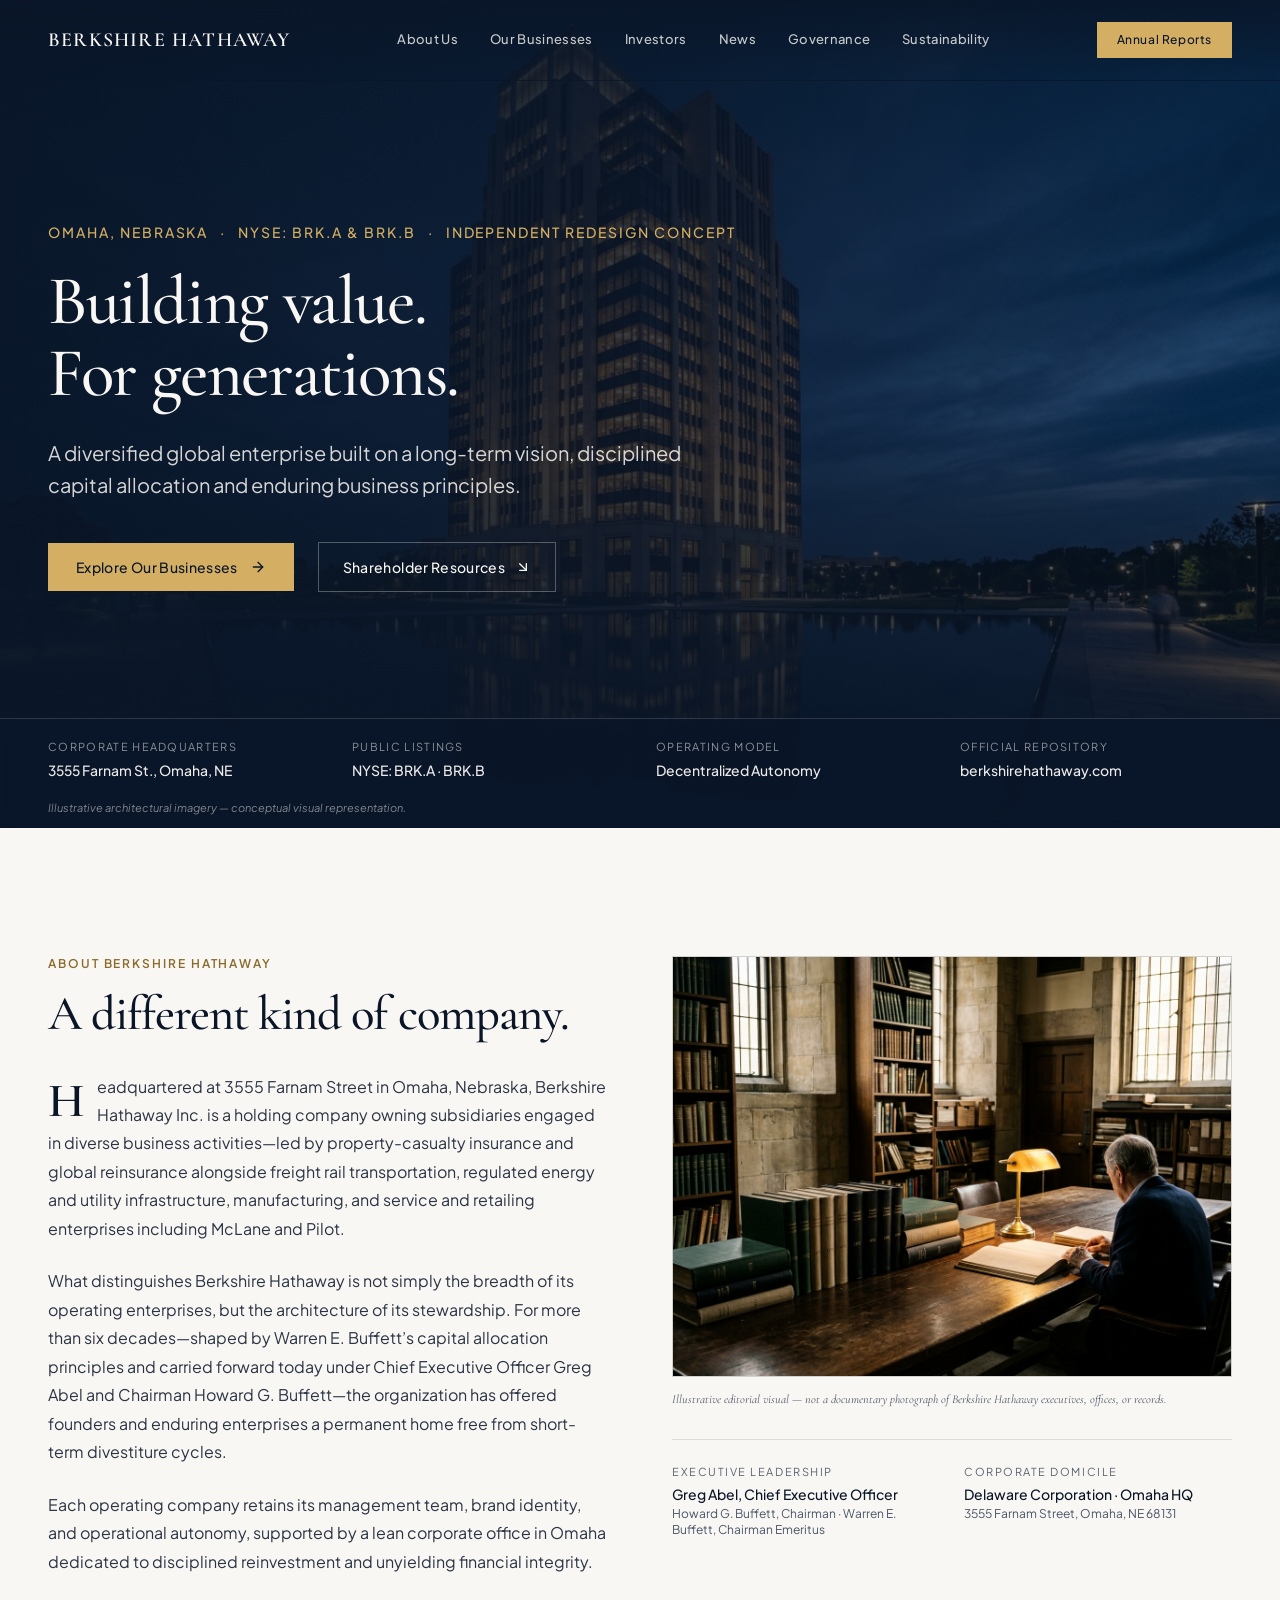
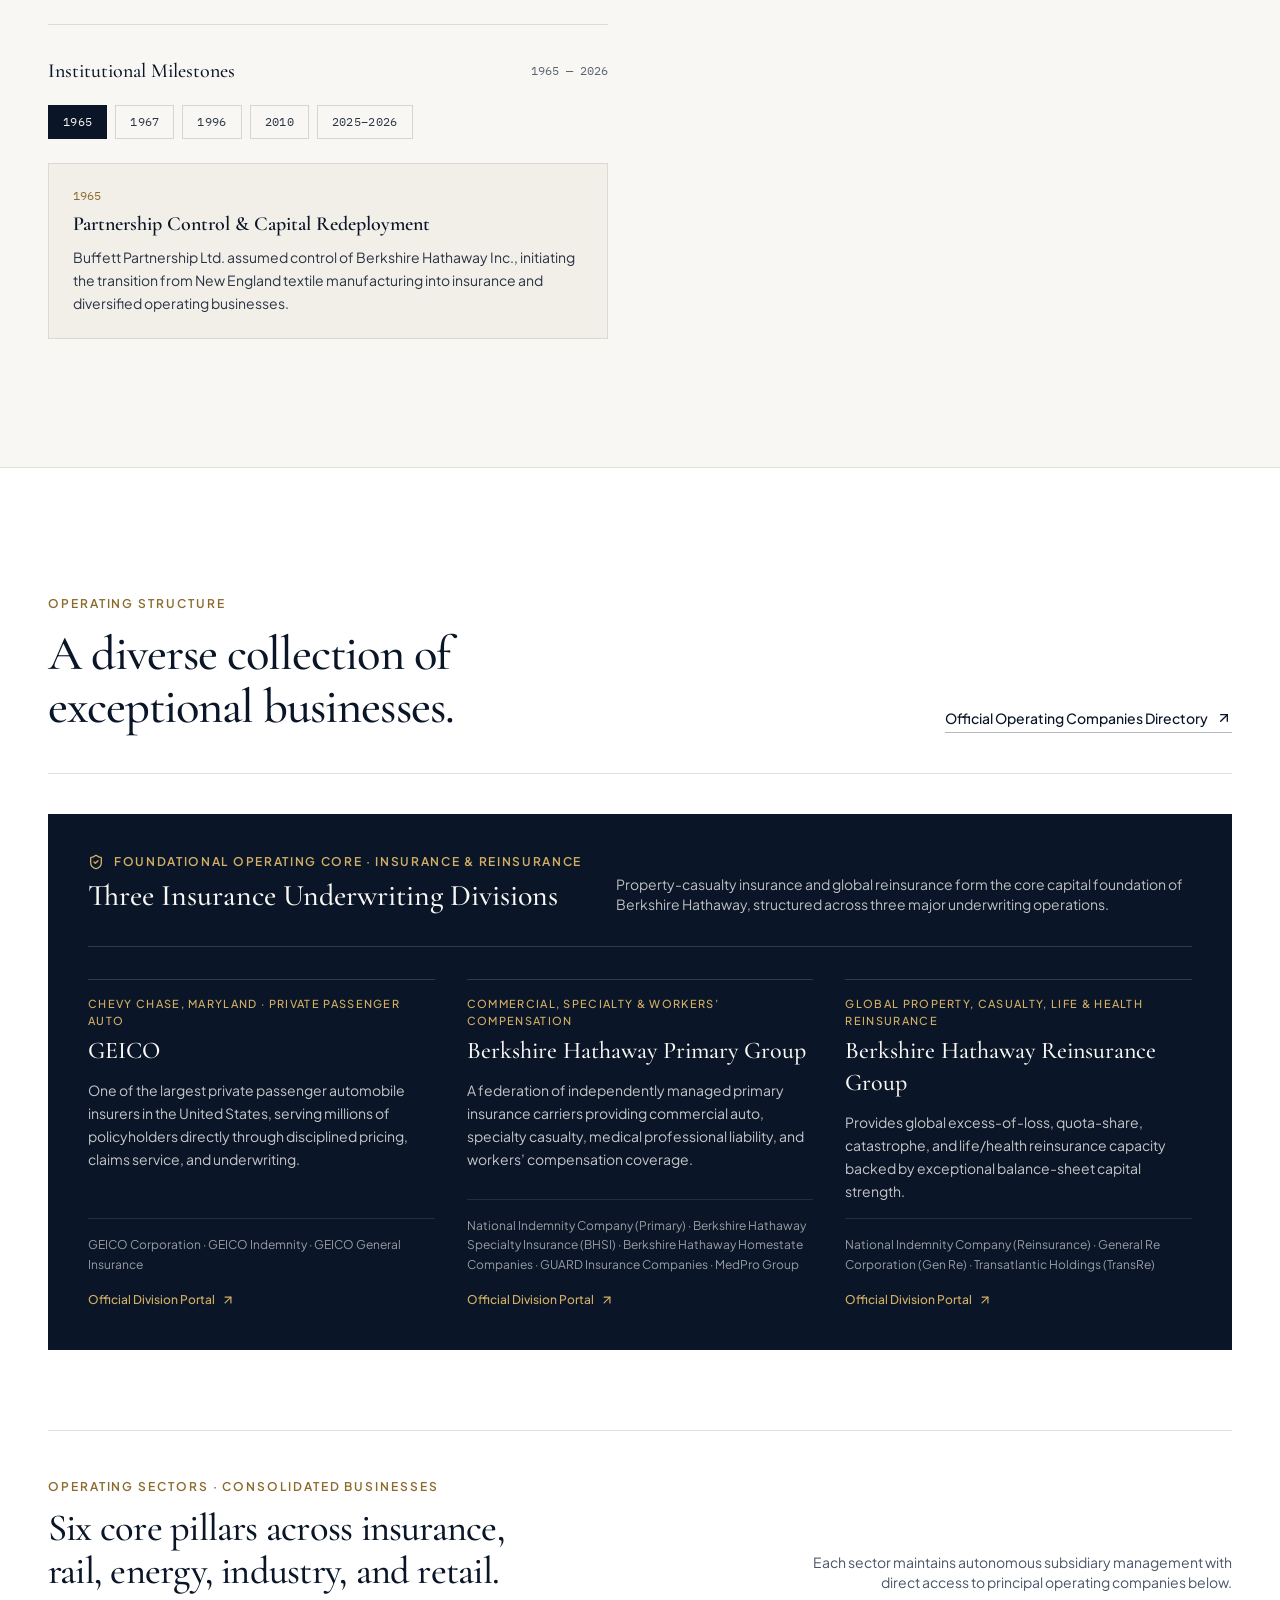
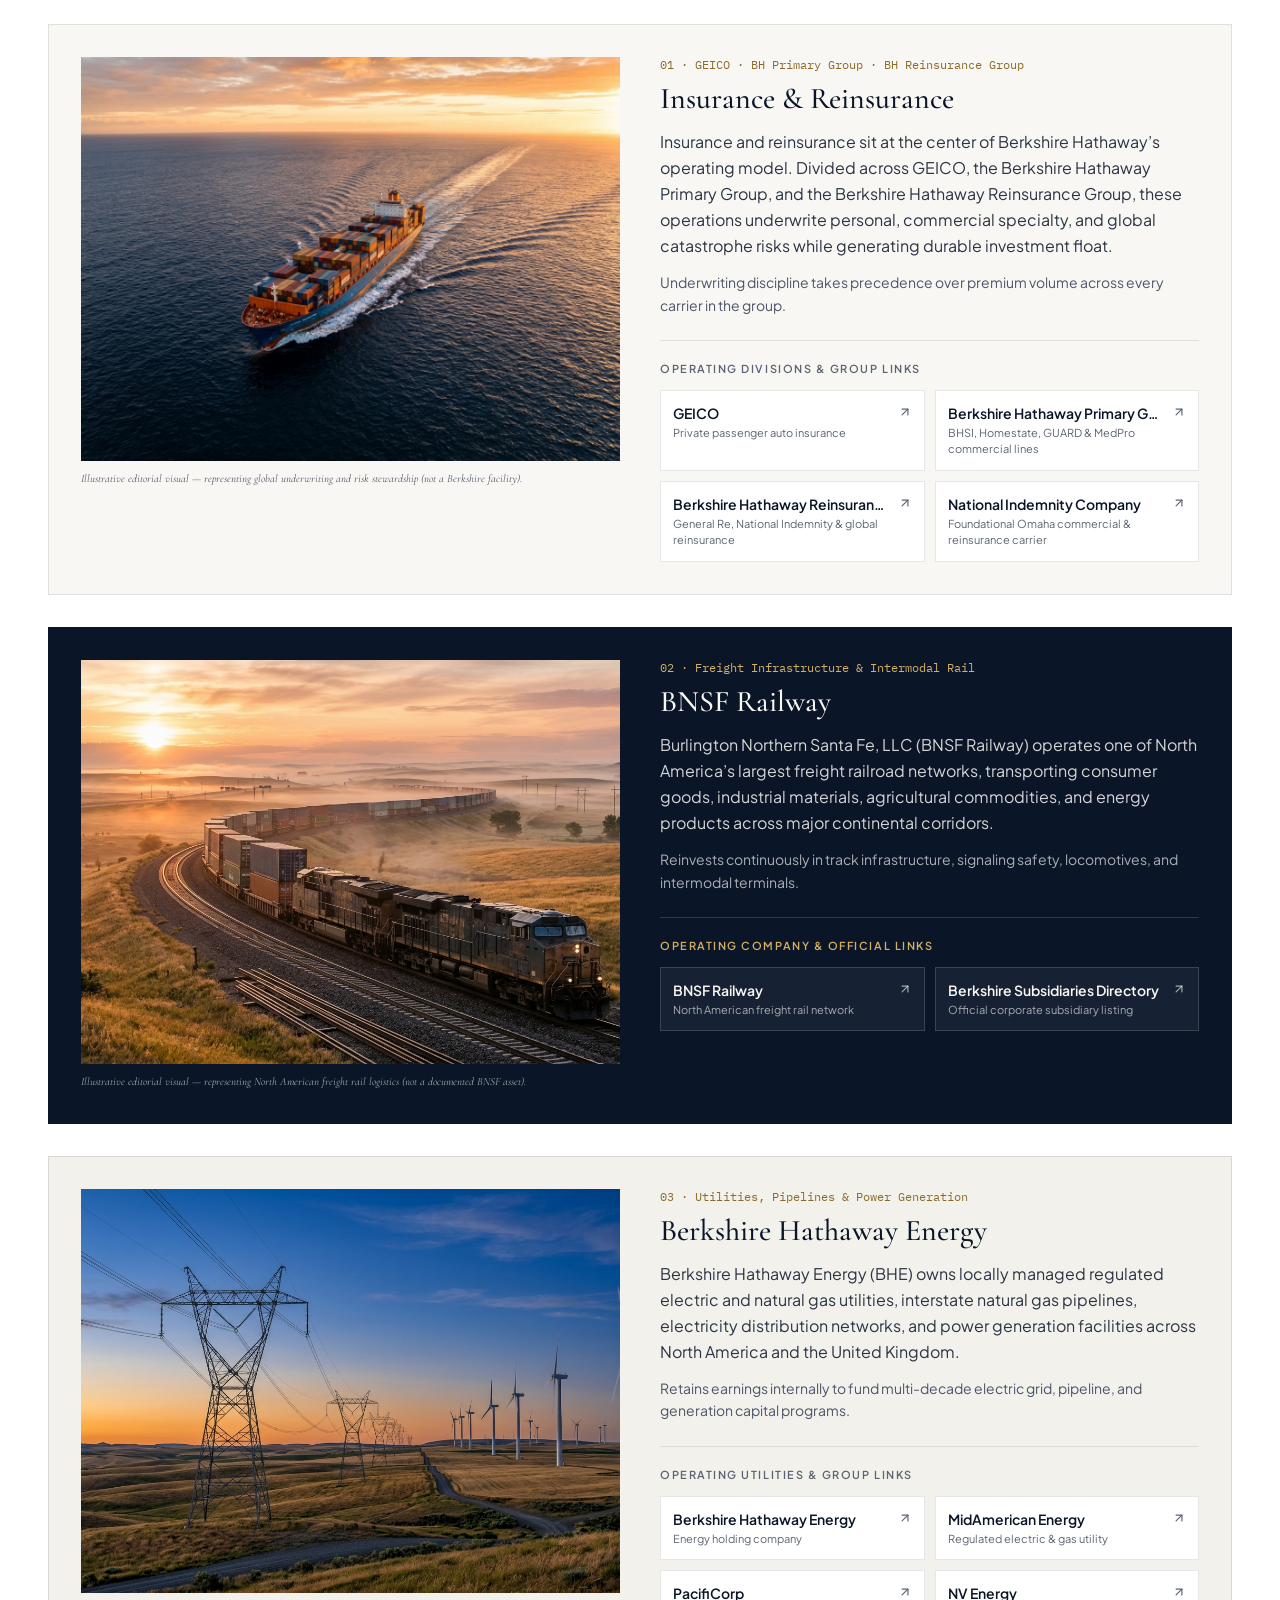
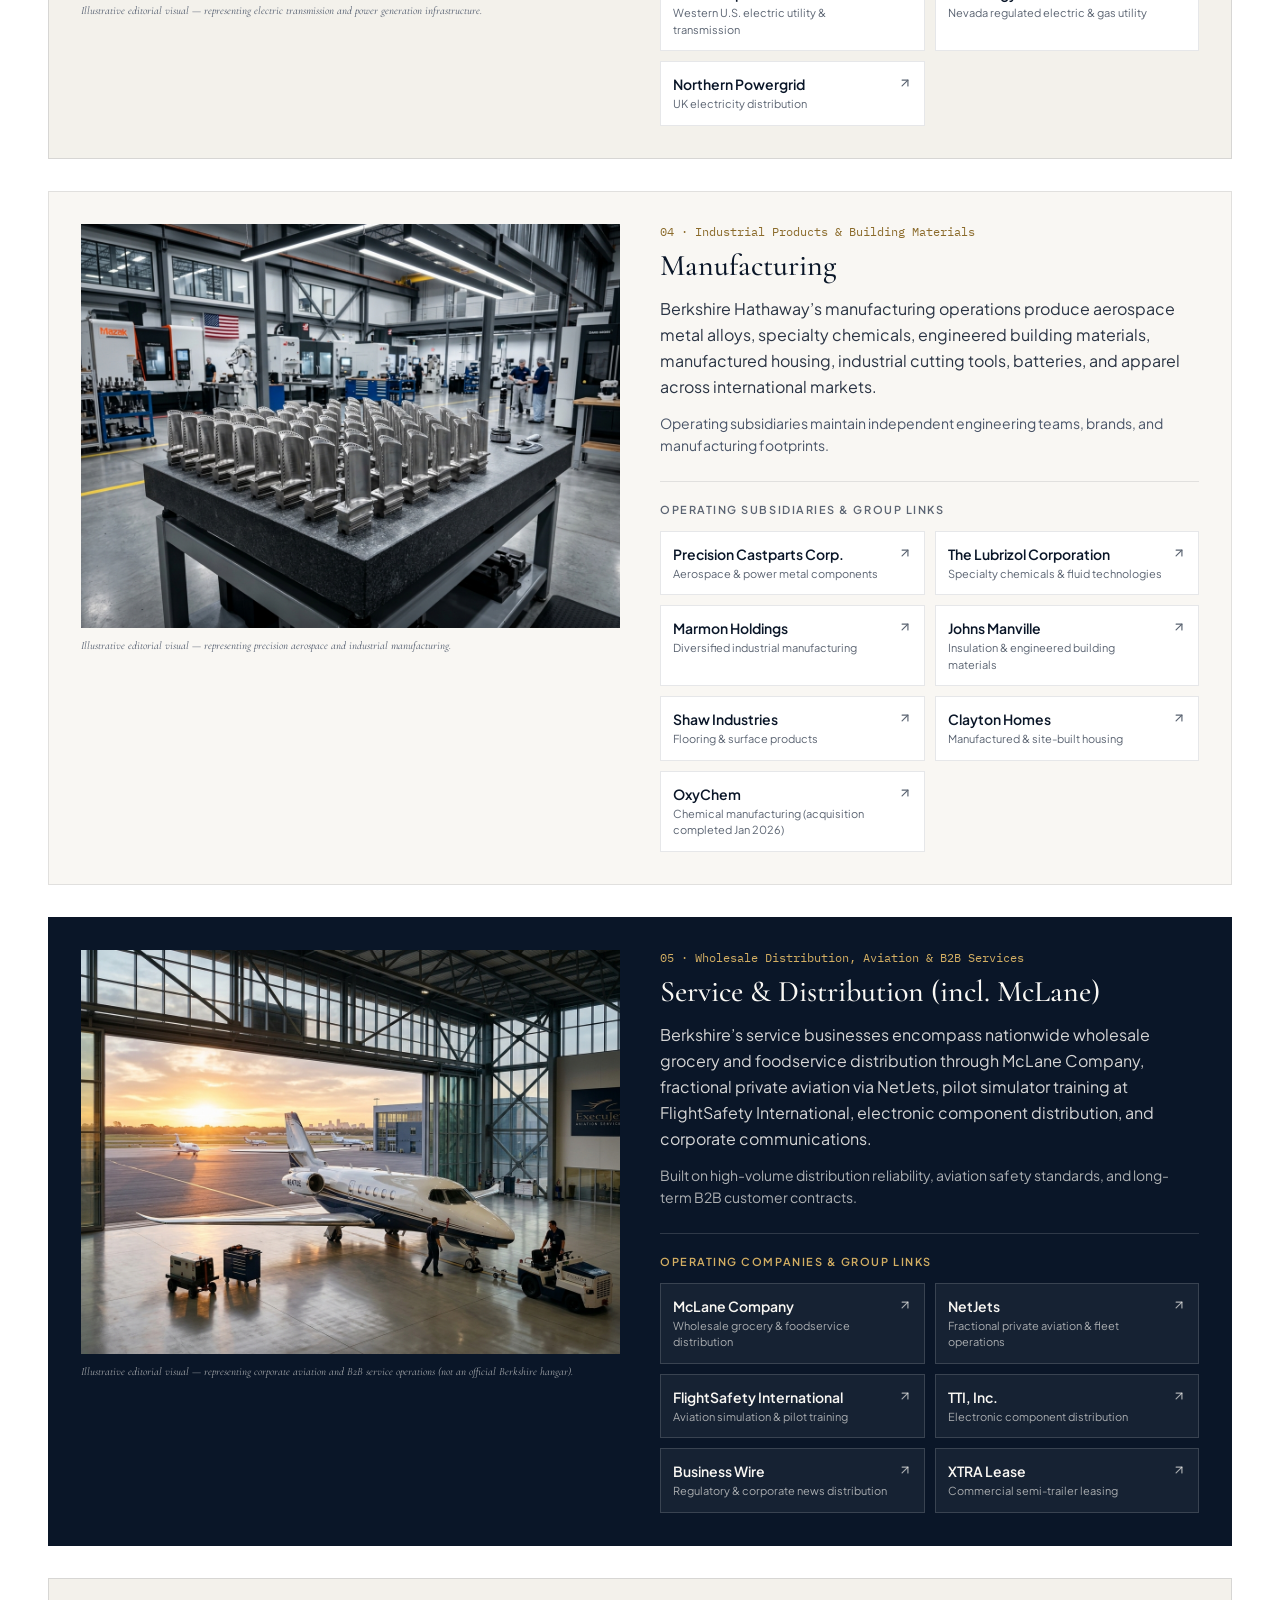
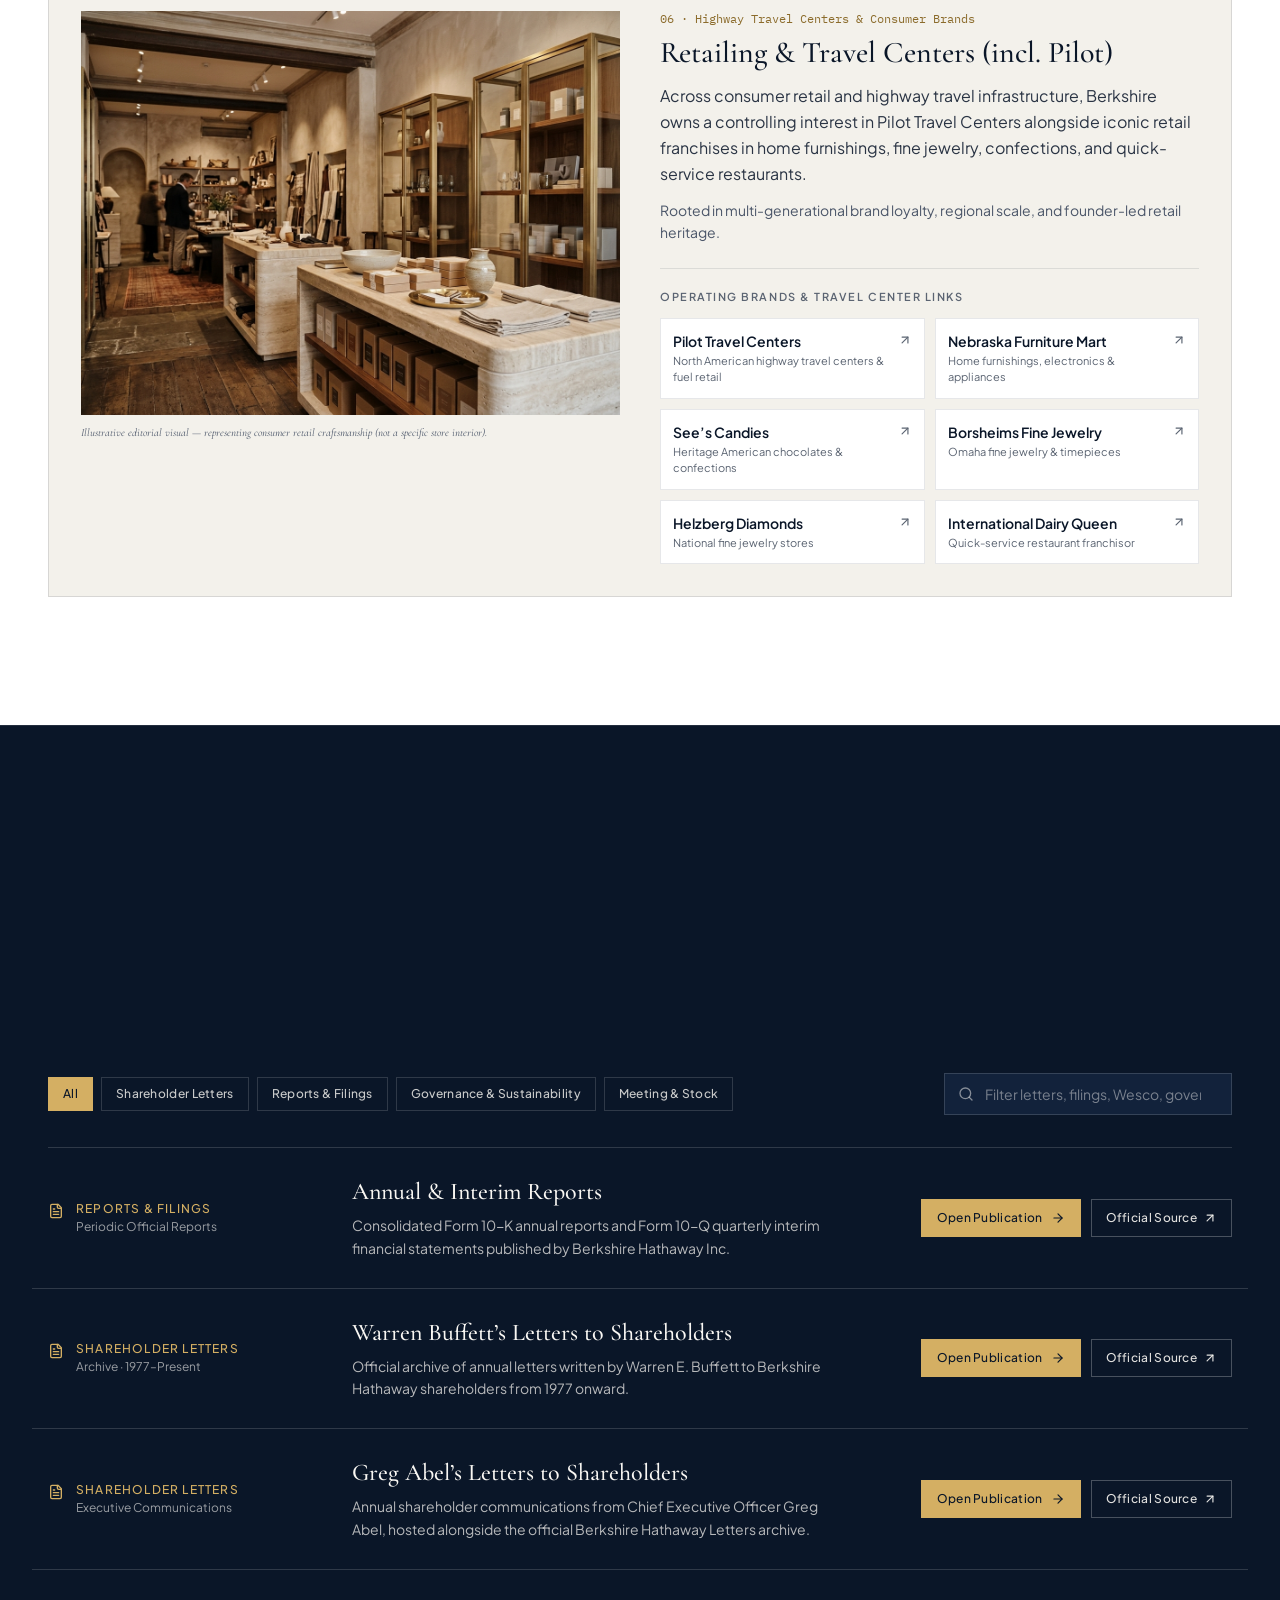
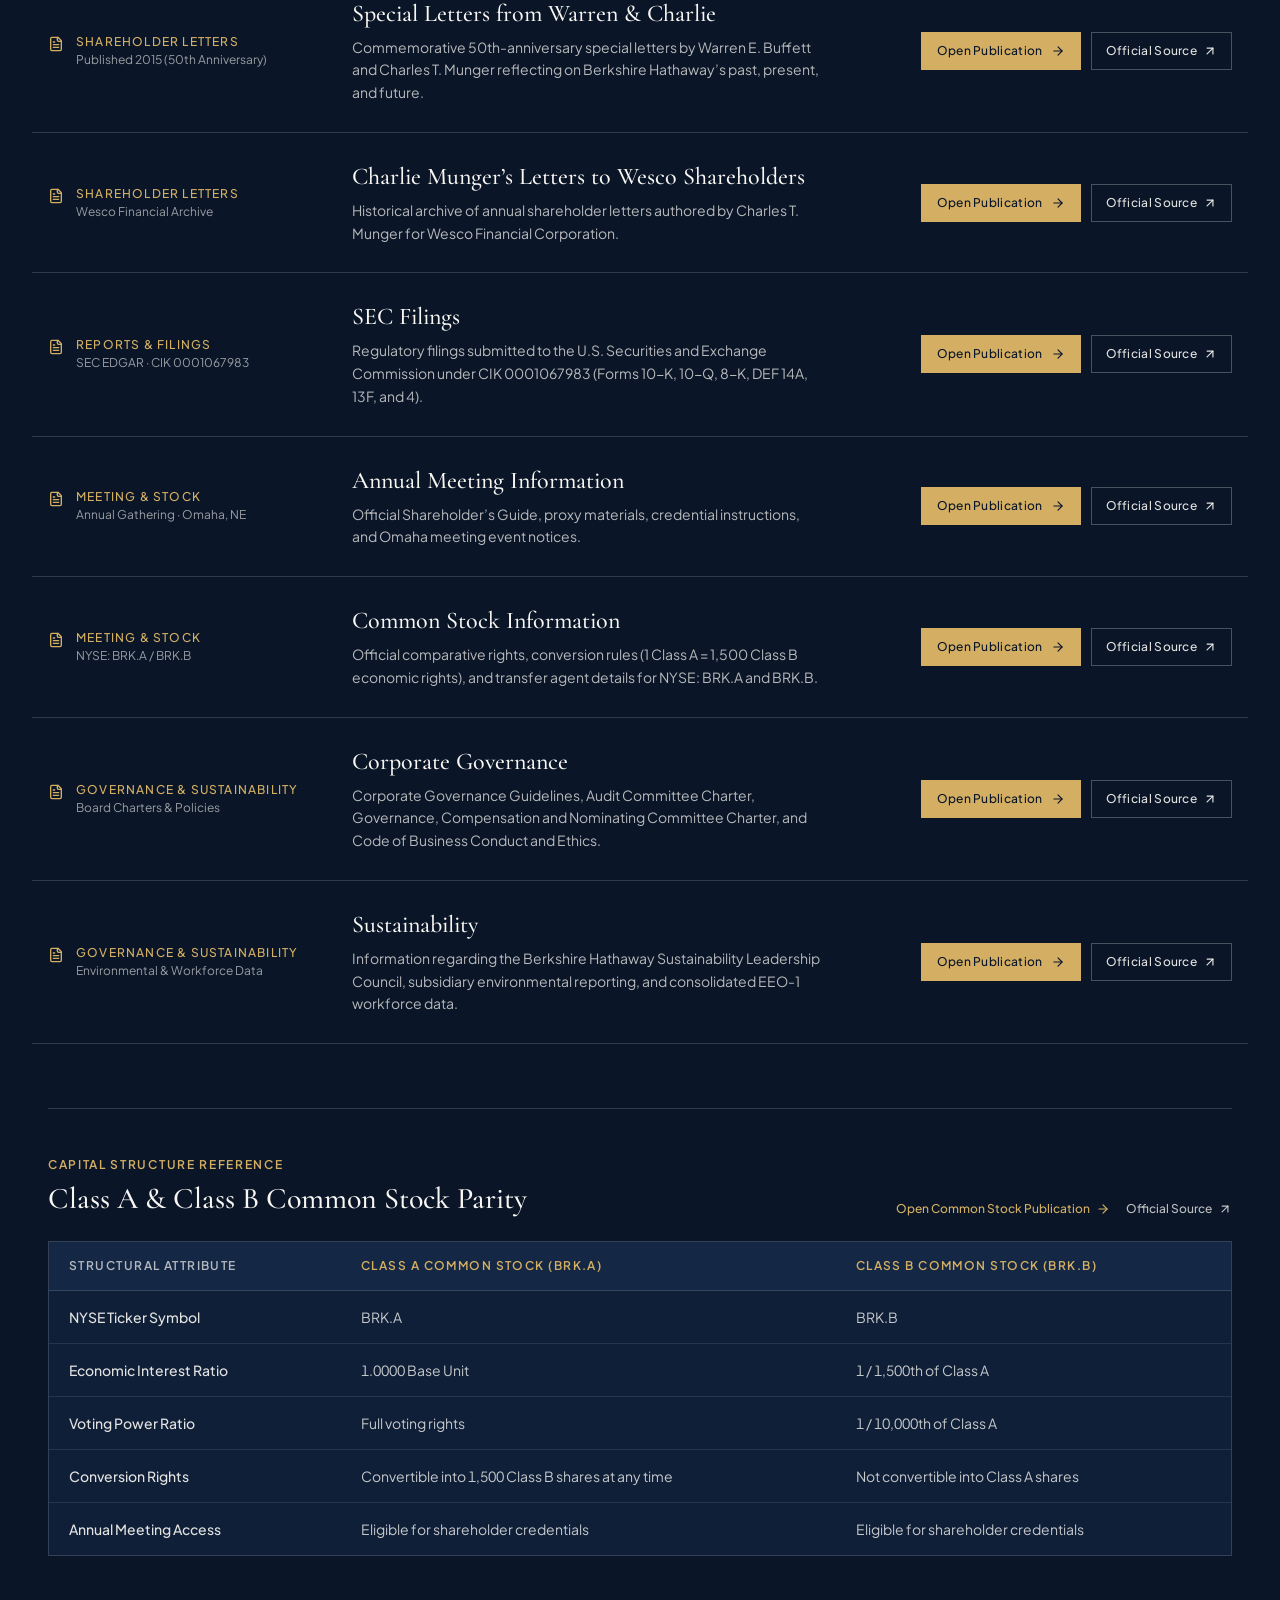
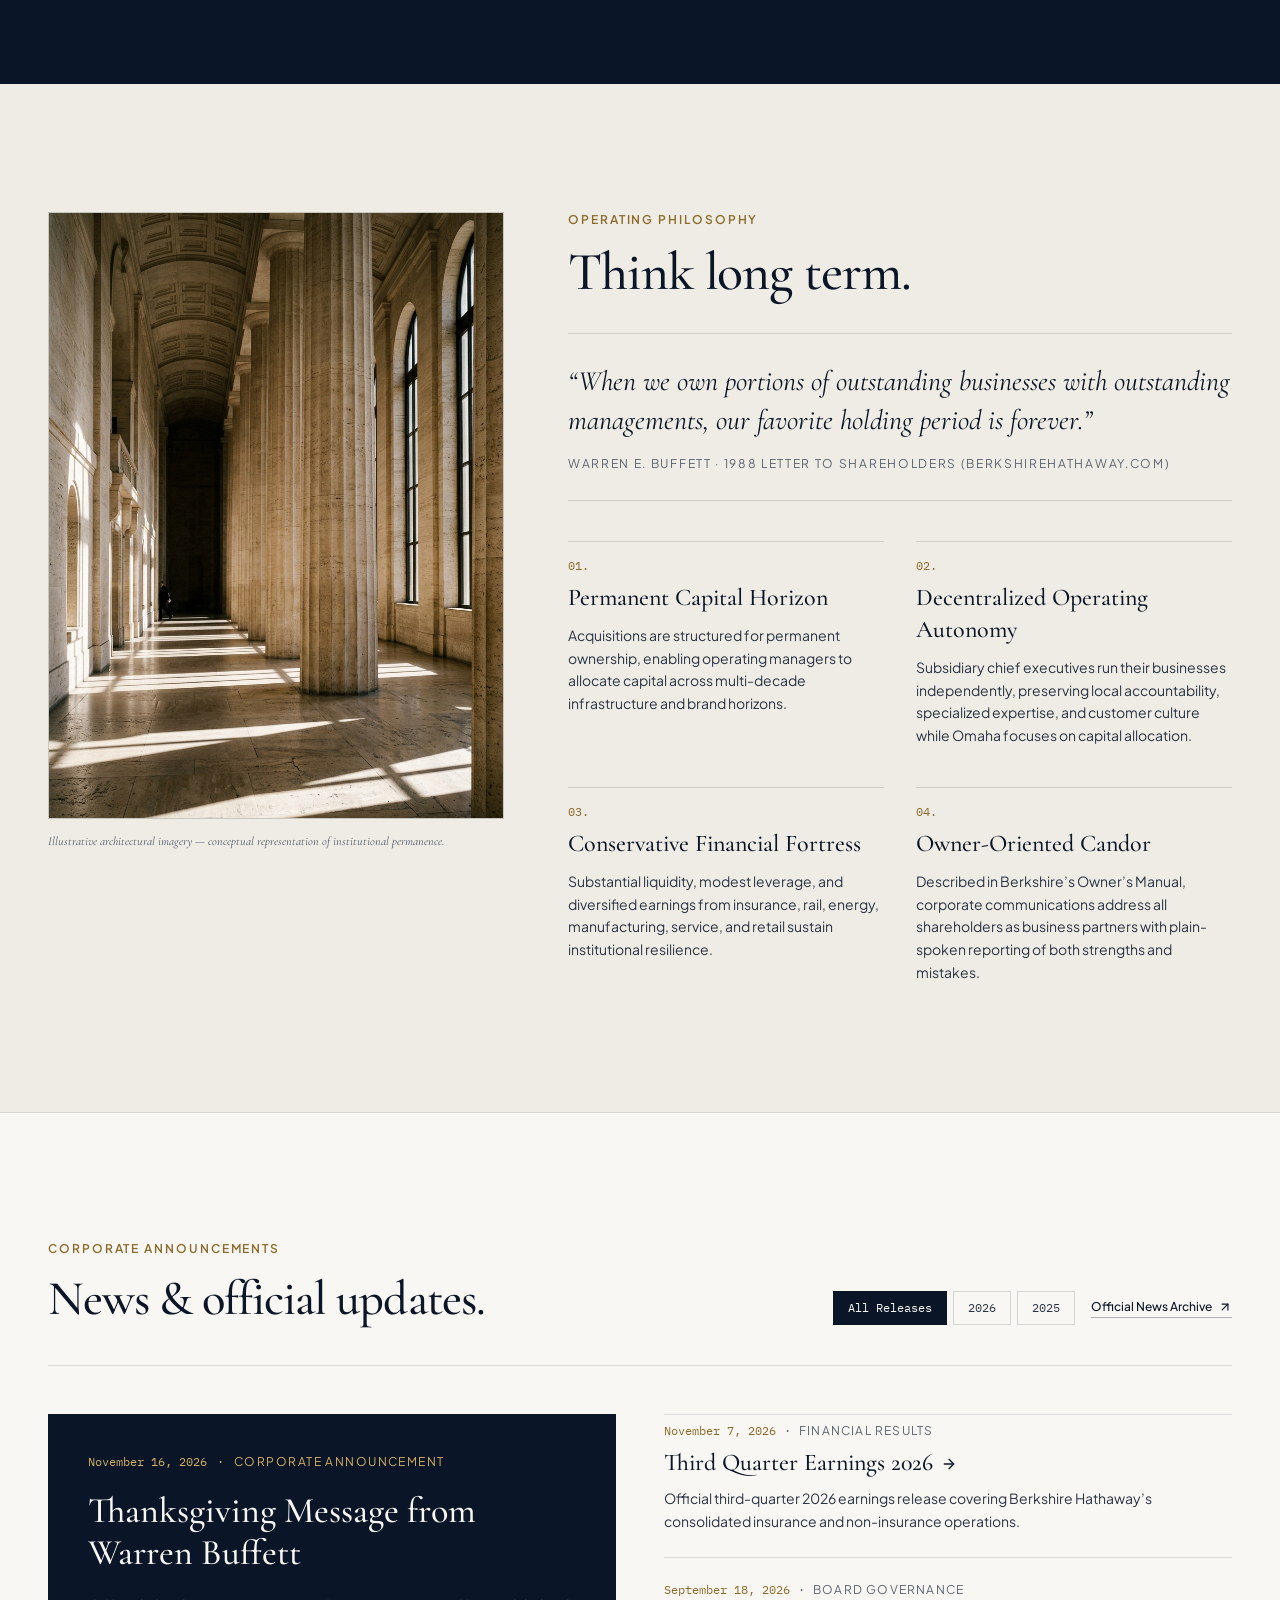
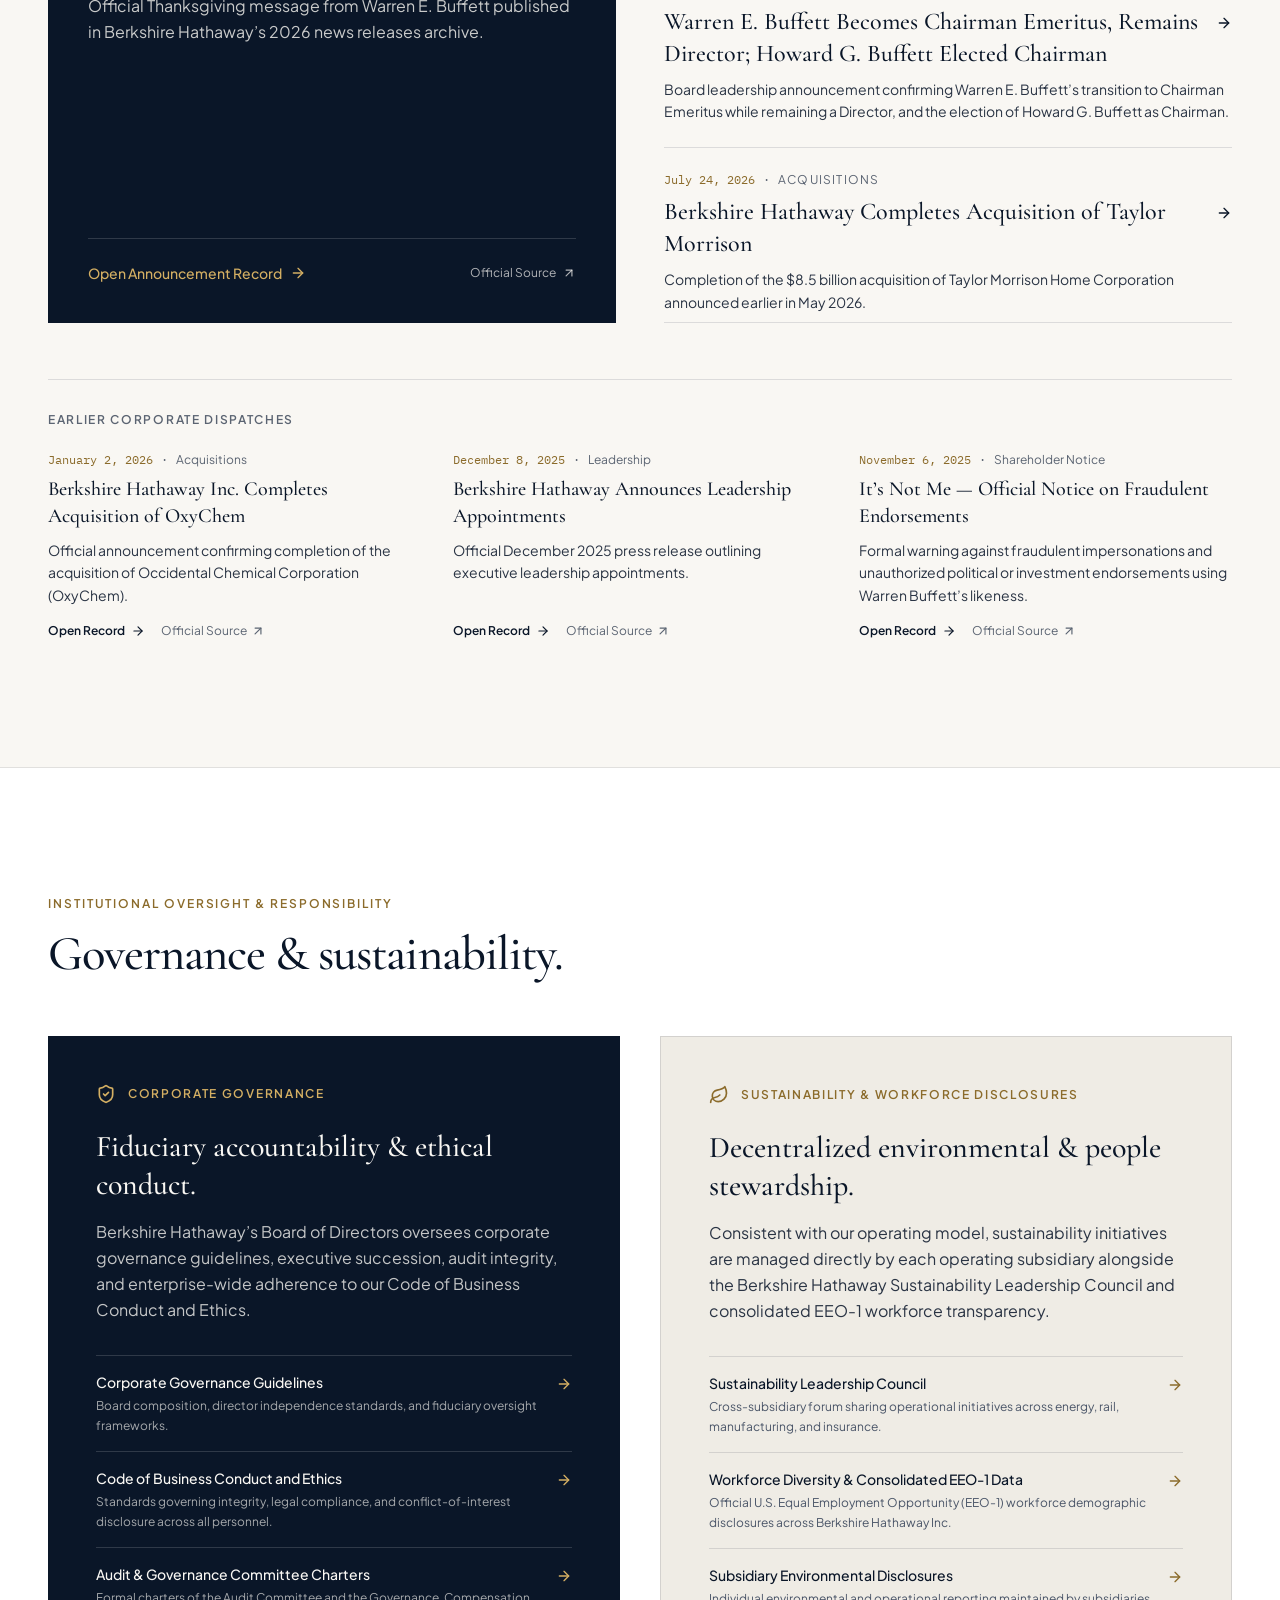
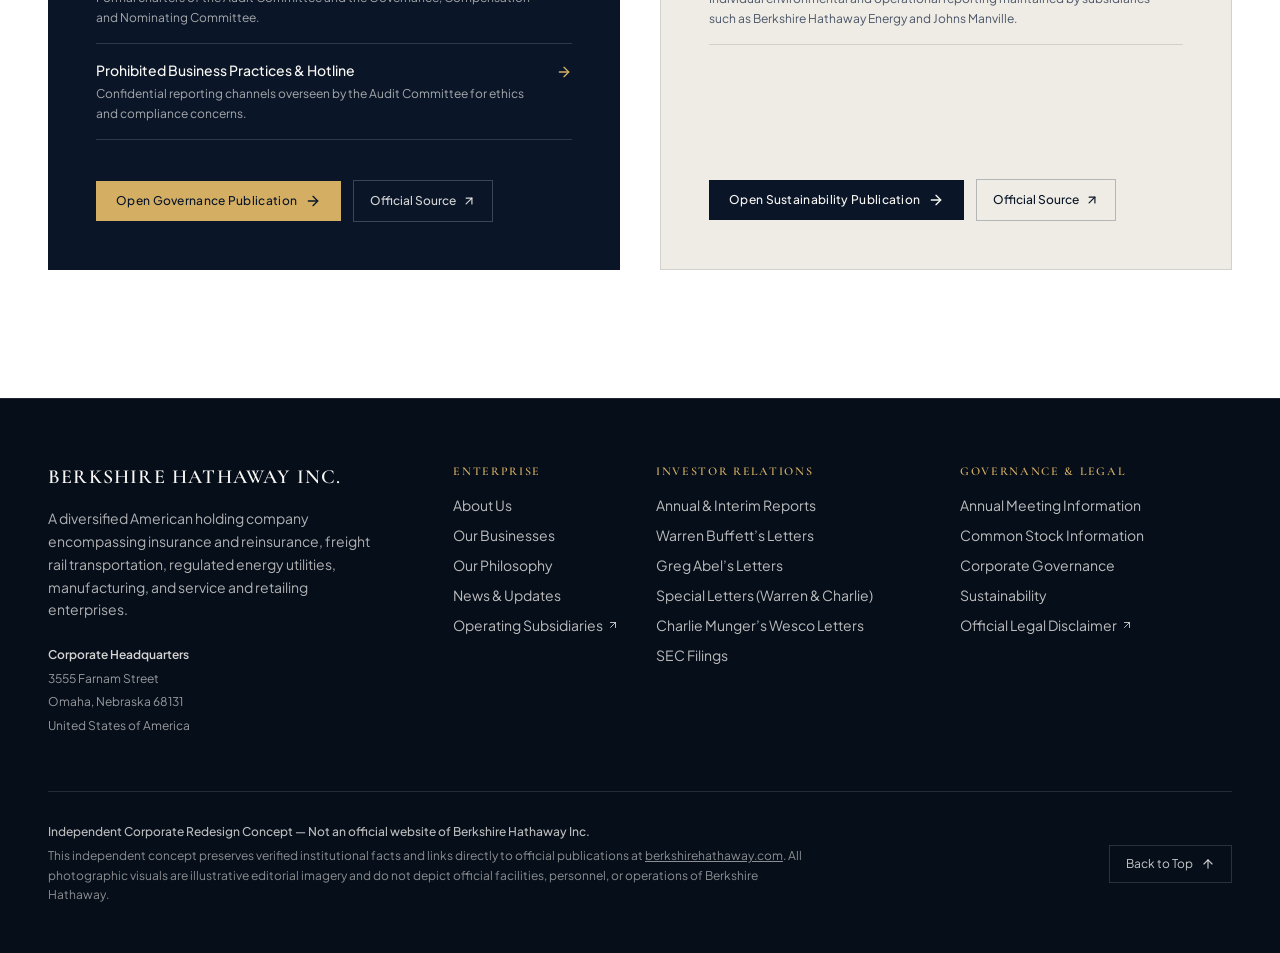
<file: docs/index.html>
<!doctype html>
<html lang="en" class="scroll-smooth">
  <head>
    <meta charset="UTF-8" />
    <meta name="viewport" content="width=device-width, initial-scale=1.0" />
    <title>Berkshire Hathaway Inc. — Building Value. For Generations.</title>
    <meta
      name="description"
      content="Independent corporate website redesign concept for Berkshire Hathaway Inc. Explore our businesses, shareholder letters, annual reports, governance, and sustainability."
    />
    <meta property="og:title" content="Berkshire Hathaway Inc. — Building Value. For Generations." />
    <meta
      property="og:description"
      content="A diversified global enterprise built on a long-term vision, disciplined capital allocation and enduring business principles."
    />
    <meta property="og:type" content="website" />
    <meta name="twitter:card" content="summary_large_image" />
    <link rel="preconnect" href="https://fonts.googleapis.com" />
    <link rel="preconnect" href="https://fonts.gstatic.com" crossorigin />
    <link
      href="https://fonts.googleapis.com/css2?family=Cormorant+Garamond:ital,wght@0,400;0,500;0,600;0,700;1,400;1,500&family=IBM+Plex+Mono:wght@400;500&family=Plus+Jakarta+Sans:wght@400;500;600;700&display=swap"
      rel="stylesheet"
    />
    <script type="module" crossorigin src="./assets/index-DziHyyrR.js"></script>
    <link rel="stylesheet" crossorigin href="./assets/index-CogL3exM.css">
  </head>
  <body class="bg-[#F7F5F0] text-[#111827] antialiased selection:bg-[#0B162B] selection:text-[#F7F5F0]">
    <div id="root"></div>
  </body>
</html>
</file>
<file: docs/assets/index-CogL3exM.css>
/*! tailwindcss v4.3.5 | MIT License | https://tailwindcss.com */
@layer properties{@supports (((-webkit-hyphens:none)) and (not (margin-trim:block))) or ((-moz-orient:inline) and (not (color:rgb(from red r g b)))){*,:before,:after,::backdrop{--tw-translate-x:0;--tw-translate-y:0;--tw-translate-z:0;--tw-rotate-x:initial;--tw-rotate-y:initial;--tw-rotate-z:initial;--tw-skew-x:initial;--tw-skew-y:initial;--tw-space-y-reverse:0;--tw-divide-y-reverse:0;--tw-border-style:solid;--tw-gradient-position:initial;--tw-gradient-from:#0000;--tw-gradient-via:#0000;--tw-gradient-to:#0000;--tw-gradient-stops:initial;--tw-gradient-via-stops:initial;--tw-gradient-from-position:0%;--tw-gradient-via-position:50%;--tw-gradient-to-position:100%;--tw-leading:initial;--tw-font-weight:initial;--tw-tracking:initial;--tw-ordinal:initial;--tw-slashed-zero:initial;--tw-numeric-figure:initial;--tw-numeric-spacing:initial;--tw-numeric-fraction:initial;--tw-blur:initial;--tw-brightness:initial;--tw-contrast:initial;--tw-grayscale:initial;--tw-hue-rotate:initial;--tw-invert:initial;--tw-opacity:initial;--tw-saturate:initial;--tw-sepia:initial;--tw-drop-shadow:initial;--tw-drop-shadow-color:initial;--tw-drop-shadow-alpha:100%;--tw-drop-shadow-size:initial;--tw-backdrop-blur:initial;--tw-backdrop-brightness:initial;--tw-backdrop-contrast:initial;--tw-backdrop-grayscale:initial;--tw-backdrop-hue-rotate:initial;--tw-backdrop-invert:initial;--tw-backdrop-opacity:initial;--tw-backdrop-saturate:initial;--tw-backdrop-sepia:initial;--tw-duration:initial;--tw-ease:initial;--tw-content:"";--tw-scale-x:1;--tw-scale-y:1;--tw-scale-z:1}}}@layer theme{:root,:host{--font-sans:"Plus Jakarta Sans", system-ui, -apple-system, sans-serif;--font-serif:"Cormorant Garamond", Georgia, "Times New Roman", serif;--font-mono:"IBM Plex Mono", ui-monospace, SFMono-Regular, monospace;--color-black:#000;--color-white:#fff;--spacing:.25rem;--container-sm:24rem;--container-md:28rem;--container-xl:36rem;--container-2xl:42rem;--container-3xl:48rem;--container-4xl:56rem;--text-xs:.75rem;--text-xs--line-height:calc(1 / .75);--text-sm:.875rem;--text-sm--line-height:calc(1.25 / .875);--text-base:1rem;--text-base--line-height:calc(1.5 / 1);--text-lg:1.125rem;--text-lg--line-height:calc(1.75 / 1.125);--text-xl:1.25rem;--text-xl--line-height:calc(1.75 / 1.25);--text-2xl:1.5rem;--text-2xl--line-height:calc(2 / 1.5);--text-3xl:1.875rem;--text-3xl--line-height:calc(2.25 / 1.875);--text-4xl:2.25rem;--text-4xl--line-height:calc(2.5 / 2.25);--text-5xl:3rem;--text-5xl--line-height:1;--font-weight-normal:400;--font-weight-medium:500;--font-weight-semibold:600;--tracking-wide:.025em;--tracking-wider:.05em;--leading-tight:1.25;--leading-snug:1.375;--leading-relaxed:1.625;--ease-in:cubic-bezier(.4, 0, 1, 1);--ease-out:cubic-bezier(0, 0, .2, 1);--ease-in-out:cubic-bezier(.4, 0, .2, 1);--blur-sm:8px;--blur-md:12px;--default-transition-duration:.15s;--default-transition-timing-function:cubic-bezier(.4, 0, .2, 1);--default-font-family:var(--font-sans);--default-mono-font-family:var(--font-mono)}}@layer base{*,:after,:before,::backdrop{box-sizing:border-box;border:0 solid;margin:0;padding:0}::file-selector-button{box-sizing:border-box;border:0 solid;margin:0;padding:0}html,:host{-webkit-text-size-adjust:100%;tab-size:4;line-height:1.5;font-family:var(--default-font-family,-apple-system, BlinkMacSystemFont, "Segoe UI", Roboto, "Helvetica Neue", "Noto Sans", Arial, sans-serif, "Apple Color Emoji", "Segoe UI Emoji", "Segoe UI Symbol", "Noto Color Emoji");font-feature-settings:var(--default-font-feature-settings,normal);font-variation-settings:var(--default-font-variation-settings,normal);-webkit-tap-highlight-color:transparent}hr{height:0;color:inherit;border-top-width:1px}abbr:where([title]){-webkit-text-decoration:underline dotted;text-decoration:underline dotted}h1,h2,h3,h4,h5,h6{font-size:inherit;font-weight:inherit}a{color:inherit;-webkit-text-decoration:inherit;-webkit-text-decoration:inherit;-webkit-text-decoration:inherit;-webkit-text-decoration:inherit;text-decoration:inherit}b,strong{font-weight:bolder}code,kbd,samp,pre{font-family:var(--default-mono-font-family,ui-monospace, SFMono-Regular, Menlo, Monaco, Consolas, "Liberation Mono", "Courier New", monospace);font-feature-settings:var(--default-mono-font-feature-settings,normal);font-variation-settings:var(--default-mono-font-variation-settings,normal);font-size:1em}small{font-size:80%}sub,sup{vertical-align:baseline;font-size:75%;line-height:0;position:relative}sub{bottom:-.25em}sup{top:-.5em}table{text-indent:0;border-color:inherit;border-collapse:collapse}:-moz-focusring:where(:not(iframe)){outline:auto}progress{vertical-align:baseline}summary{display:list-item}ol,ul,menu{list-style:none}img,svg,video,canvas,audio,iframe,embed,object{vertical-align:middle;display:block}img,video{max-width:100%;height:auto}button,input,select,optgroup,textarea{font:inherit;font-feature-settings:inherit;font-variation-settings:inherit;letter-spacing:inherit;color:inherit;opacity:1;background-color:#0000;border-radius:0}::file-selector-button{font:inherit;font-feature-settings:inherit;font-variation-settings:inherit;letter-spacing:inherit;color:inherit;opacity:1;background-color:#0000;border-radius:0}:where(select:is([multiple],[size])) optgroup{font-weight:bolder}:where(select:is([multiple],[size])) optgroup option{padding-inline-start:20px}::file-selector-button{margin-inline-end:4px}::placeholder{opacity:1}@supports (not ((-webkit-appearance:-apple-pay-button))) or (contain-intrinsic-size:1px){::placeholder{color:currentColor}@supports (color:color-mix(in lab, red, red)){::placeholder{color:color-mix(in oklab, currentcolor 50%, transparent)}}}textarea{resize:vertical}::-webkit-search-decoration{-webkit-appearance:none}::-webkit-date-and-time-value{min-height:1lh;text-align:inherit}::-webkit-datetime-edit{display:inline-flex}::-webkit-datetime-edit-fields-wrapper{padding:0}::-webkit-datetime-edit{padding-block:0}::-webkit-datetime-edit-year-field{padding-block:0}::-webkit-datetime-edit-month-field{padding-block:0}::-webkit-datetime-edit-day-field{padding-block:0}::-webkit-datetime-edit-hour-field{padding-block:0}::-webkit-datetime-edit-minute-field{padding-block:0}::-webkit-datetime-edit-second-field{padding-block:0}::-webkit-datetime-edit-millisecond-field{padding-block:0}::-webkit-datetime-edit-meridiem-field{padding-block:0}::-webkit-calendar-picker-indicator{line-height:1}:-moz-ui-invalid{box-shadow:none}button,input:where([type=button],[type=reset],[type=submit]){appearance:button}::file-selector-button{appearance:button}::-webkit-inner-spin-button{height:auto}::-webkit-outer-spin-button{height:auto}[hidden]:where(:not([hidden=until-found])){display:none!important}html{font-family:var(--font-sans);scroll-padding-top:5rem}h1,h2,h3,.font-editorial{font-family:var(--font-serif)}:focus-visible{outline-offset:3px;outline:2px solid #a8843d}}@layer components;@layer utilities{.pointer-events-none{pointer-events:none}.visible{visibility:visible}.sr-only{clip-path:inset(50%);white-space:nowrap;border-width:0;width:1px;height:1px;margin:-1px;padding:0;position:absolute;overflow:hidden}.absolute{position:absolute}.fixed{position:fixed}.relative{position:relative}.static{position:static}.inset-0{inset:0}.inset-x-0{inset-inline:0}.top-0{top:0}.top-1\/2{top:50%}.left-3\.5{left:calc(var(--spacing) * 3.5)}.z-10{z-index:10}.z-50{z-index:50}.z-\[60\]{z-index:60}.order-1{order:1}.order-2{order:2}.container{width:100%}@media (width>=40rem){.container{max-width:40rem}}@media (width>=48rem){.container{max-width:48rem}}@media (width>=64rem){.container{max-width:64rem}}@media (width>=80rem){.container{max-width:80rem}}@media (width>=96rem){.container{max-width:96rem}}.-mx-2{margin-inline:calc(var(--spacing) * -2)}.mx-auto{margin-inline:auto}.mt-0\.5{margin-top:calc(var(--spacing) * .5)}.mt-1{margin-top:var(--spacing)}.mt-1\.5{margin-top:calc(var(--spacing) * 1.5)}.mt-2{margin-top:calc(var(--spacing) * 2)}.mt-2\.5{margin-top:calc(var(--spacing) * 2.5)}.mt-3{margin-top:calc(var(--spacing) * 3)}.mt-3\.5{margin-top:calc(var(--spacing) * 3.5)}.mt-4{margin-top:calc(var(--spacing) * 4)}.mt-5{margin-top:calc(var(--spacing) * 5)}.mt-6{margin-top:calc(var(--spacing) * 6)}.mt-7{margin-top:calc(var(--spacing) * 7)}.mt-8{margin-top:calc(var(--spacing) * 8)}.mt-10{margin-top:calc(var(--spacing) * 10)}.mt-12{margin-top:calc(var(--spacing) * 12)}.mt-14{margin-top:calc(var(--spacing) * 14)}.mt-16{margin-top:calc(var(--spacing) * 16)}.mb-1{margin-bottom:var(--spacing)}.mb-1\.5{margin-bottom:calc(var(--spacing) * 1.5)}.mb-2{margin-bottom:calc(var(--spacing) * 2)}.mb-2\.5{margin-bottom:calc(var(--spacing) * 2.5)}.mb-3{margin-bottom:calc(var(--spacing) * 3)}.mb-4{margin-bottom:calc(var(--spacing) * 4)}.mb-5{margin-bottom:calc(var(--spacing) * 5)}.mb-6{margin-bottom:calc(var(--spacing) * 6)}.mb-8{margin-bottom:calc(var(--spacing) * 8)}.mb-14{margin-bottom:calc(var(--spacing) * 14)}.line-clamp-1{-webkit-line-clamp:1;-webkit-box-orient:vertical;display:-webkit-box;overflow:hidden}.block{display:block}.contents{display:contents}.flex{display:flex}.grid{display:grid}.hidden{display:none}.inline{display:inline}.inline-block{display:inline-block}.inline-flex{display:inline-flex}.table{display:table}.aspect-\[3\/4\]{aspect-ratio:3/4}.aspect-\[4\/3\]{aspect-ratio:4/3}.aspect-\[16\/9\]{aspect-ratio:16/9}.h-3{height:calc(var(--spacing) * 3)}.h-3\.5{height:calc(var(--spacing) * 3.5)}.h-4{height:calc(var(--spacing) * 4)}.h-5{height:calc(var(--spacing) * 5)}.h-8{height:calc(var(--spacing) * 8)}.h-11{height:calc(var(--spacing) * 11)}.h-16{height:calc(var(--spacing) * 16)}.h-\[2px\]{height:2px}.h-full{height:100%}.max-h-\[380px\]{max-height:380px}.min-h-\[92vh\]{min-height:92vh}.min-h-\[144px\]{min-height:144px}.min-h-screen{min-height:100vh}.w-3{width:calc(var(--spacing) * 3)}.w-3\.5{width:calc(var(--spacing) * 3.5)}.w-4{width:calc(var(--spacing) * 4)}.w-5{width:calc(var(--spacing) * 5)}.w-8{width:calc(var(--spacing) * 8)}.w-11{width:calc(var(--spacing) * 11)}.w-full{width:100%}.max-w-2xl{max-width:var(--container-2xl)}.max-w-3xl{max-width:var(--container-3xl)}.max-w-4xl{max-width:var(--container-4xl)}.max-w-\[1360px\]{max-width:1360px}.max-w-md{max-width:var(--container-md)}.max-w-prose{max-width:65ch}.max-w-sm{max-width:var(--container-sm)}.max-w-xl{max-width:var(--container-xl)}.min-w-0{min-width:0}.min-w-\[540px\]{min-width:540px}.min-w-\[600px\]{min-width:600px}.flex-1{flex:1}.shrink-0{flex-shrink:0}.border-collapse{border-collapse:collapse}.origin-left{transform-origin:0}.-translate-y-1\/2{--tw-translate-y:calc(calc(1 / 2 * 100%) * -1);translate:var(--tw-translate-x) var(--tw-translate-y)}.translate-y-0\.5{--tw-translate-y:calc(var(--spacing) * .5);translate:var(--tw-translate-x) var(--tw-translate-y)}.transform{transform:var(--tw-rotate-x, ) var(--tw-rotate-y, ) var(--tw-rotate-z, ) var(--tw-skew-x, ) var(--tw-skew-y, )}.resize{resize:both}.grid-cols-1{grid-template-columns:repeat(1,minmax(0,1fr))}.flex-col{flex-direction:column}.flex-wrap{flex-wrap:wrap}.items-baseline{align-items:baseline}.items-center{align-items:center}.items-start{align-items:flex-start}.items-stretch{align-items:stretch}.justify-between{justify-content:space-between}.justify-center{justify-content:center}.justify-end{justify-content:flex-end}.gap-0\.5{gap:calc(var(--spacing) * .5)}.gap-1{gap:var(--spacing)}.gap-1\.5{gap:calc(var(--spacing) * 1.5)}.gap-2{gap:calc(var(--spacing) * 2)}.gap-2\.5{gap:calc(var(--spacing) * 2.5)}.gap-3{gap:calc(var(--spacing) * 3)}.gap-4{gap:calc(var(--spacing) * 4)}.gap-5{gap:calc(var(--spacing) * 5)}.gap-6{gap:calc(var(--spacing) * 6)}.gap-8{gap:calc(var(--spacing) * 8)}.gap-10{gap:calc(var(--spacing) * 10)}.gap-12{gap:calc(var(--spacing) * 12)}:where(.space-y-1>:not(:last-child)){--tw-space-y-reverse:0;margin-block-start:calc(var(--spacing) * var(--tw-space-y-reverse));margin-block-end:calc(var(--spacing) * calc(1 - var(--tw-space-y-reverse)))}:where(.space-y-1\.5>:not(:last-child)){--tw-space-y-reverse:0;margin-block-start:calc(calc(var(--spacing) * 1.5) * var(--tw-space-y-reverse));margin-block-end:calc(calc(var(--spacing) * 1.5) * calc(1 - var(--tw-space-y-reverse)))}:where(.space-y-2>:not(:last-child)){--tw-space-y-reverse:0;margin-block-start:calc(calc(var(--spacing) * 2) * var(--tw-space-y-reverse));margin-block-end:calc(calc(var(--spacing) * 2) * calc(1 - var(--tw-space-y-reverse)))}:where(.space-y-2\.5>:not(:last-child)){--tw-space-y-reverse:0;margin-block-start:calc(calc(var(--spacing) * 2.5) * var(--tw-space-y-reverse));margin-block-end:calc(calc(var(--spacing) * 2.5) * calc(1 - var(--tw-space-y-reverse)))}:where(.space-y-3>:not(:last-child)){--tw-space-y-reverse:0;margin-block-start:calc(calc(var(--spacing) * 3) * var(--tw-space-y-reverse));margin-block-end:calc(calc(var(--spacing) * 3) * calc(1 - var(--tw-space-y-reverse)))}:where(.space-y-4>:not(:last-child)){--tw-space-y-reverse:0;margin-block-start:calc(calc(var(--spacing) * 4) * var(--tw-space-y-reverse));margin-block-end:calc(calc(var(--spacing) * 4) * calc(1 - var(--tw-space-y-reverse)))}:where(.space-y-5>:not(:last-child)){--tw-space-y-reverse:0;margin-block-start:calc(calc(var(--spacing) * 5) * var(--tw-space-y-reverse));margin-block-end:calc(calc(var(--spacing) * 5) * calc(1 - var(--tw-space-y-reverse)))}:where(.space-y-6>:not(:last-child)){--tw-space-y-reverse:0;margin-block-start:calc(calc(var(--spacing) * 6) * var(--tw-space-y-reverse));margin-block-end:calc(calc(var(--spacing) * 6) * calc(1 - var(--tw-space-y-reverse)))}:where(.space-y-8>:not(:last-child)){--tw-space-y-reverse:0;margin-block-start:calc(calc(var(--spacing) * 8) * var(--tw-space-y-reverse));margin-block-end:calc(calc(var(--spacing) * 8) * calc(1 - var(--tw-space-y-reverse)))}:where(.space-y-12>:not(:last-child)){--tw-space-y-reverse:0;margin-block-start:calc(calc(var(--spacing) * 12) * var(--tw-space-y-reverse));margin-block-end:calc(calc(var(--spacing) * 12) * calc(1 - var(--tw-space-y-reverse)))}.gap-x-3{column-gap:calc(var(--spacing) * 3)}.gap-x-8{column-gap:calc(var(--spacing) * 8)}.gap-y-1{row-gap:var(--spacing)}.gap-y-10{row-gap:calc(var(--spacing) * 10)}:where(.divide-y>:not(:last-child)){--tw-divide-y-reverse:0;border-bottom-style:var(--tw-border-style);border-top-style:var(--tw-border-style);border-top-width:calc(1px * var(--tw-divide-y-reverse));border-bottom-width:calc(1px * calc(1 - var(--tw-divide-y-reverse)))}:where(.divide-\[\#0A1628\]\/10>:not(:last-child)){border-color:oklab(19.9764% -.00817466 -.0394435/.1)}:where(.divide-\[\#0A1628\]\/12>:not(:last-child)){border-color:oklab(19.9764% -.00817466 -.0394435/.12)}:where(.divide-white\/15>:not(:last-child)){border-color:#ffffff26}@supports (color:color-mix(in lab, red, red)){:where(.divide-white\/15>:not(:last-child)){border-color:color-mix(in oklab, var(--color-white) 15%, transparent)}}.self-start{align-self:flex-start}.truncate{text-overflow:ellipsis;white-space:nowrap;overflow:hidden}.overflow-hidden{overflow:hidden}.overflow-x-auto{overflow-x:auto}.overflow-y-auto{overflow-y:auto}.scroll-smooth{scroll-behavior:smooth}.border{border-style:var(--tw-border-style);border-width:1px}.border-y{border-block-style:var(--tw-border-style);border-block-width:1px}.border-t{border-top-style:var(--tw-border-style);border-top-width:1px}.border-b{border-bottom-style:var(--tw-border-style);border-bottom-width:1px}.border-\[\#0A1628\]{border-color:#0a1628}.border-\[\#0A1628\]\/10{border-color:oklab(19.9764% -.00817466 -.0394435/.1)}.border-\[\#0A1628\]\/12{border-color:oklab(19.9764% -.00817466 -.0394435/.12)}.border-\[\#0A1628\]\/15{border-color:oklab(19.9764% -.00817466 -.0394435/.15)}.border-\[\#0A1628\]\/20{border-color:oklab(19.9764% -.00817466 -.0394435/.2)}.border-\[\#0A1628\]\/25{border-color:oklab(19.9764% -.00817466 -.0394435/.25)}.border-\[\#0A1628\]\/30{border-color:oklab(19.9764% -.00817466 -.0394435/.3)}.border-\[\#D4AF63\]{border-color:#d4af63}.border-\[\#F9F7F3\]\/30{border-color:oklab(97.6563% .000541449 .0056929/.3)}.border-transparent{border-color:#0000}.border-white\/10{border-color:#ffffff1a}@supports (color:color-mix(in lab, red, red)){.border-white\/10{border-color:color-mix(in oklab, var(--color-white) 10%, transparent)}}.border-white\/12{border-color:#ffffff1f}@supports (color:color-mix(in lab, red, red)){.border-white\/12{border-color:color-mix(in oklab, var(--color-white) 12%, transparent)}}.border-white\/15{border-color:#ffffff26}@supports (color:color-mix(in lab, red, red)){.border-white\/15{border-color:color-mix(in oklab, var(--color-white) 15%, transparent)}}.border-white\/20{border-color:#fff3}@supports (color:color-mix(in lab, red, red)){.border-white\/20{border-color:color-mix(in oklab, var(--color-white) 20%, transparent)}}.border-white\/25{border-color:#ffffff40}@supports (color:color-mix(in lab, red, red)){.border-white\/25{border-color:color-mix(in oklab, var(--color-white) 25%, transparent)}}.bg-\[\#0A1628\]{background-color:#0a1628}.bg-\[\#0A1628\]\/85{background-color:oklab(19.9764% -.00817466 -.0394435/.85)}.bg-\[\#0A1628\]\/95{background-color:oklab(19.9764% -.00817466 -.0394435/.95)}.bg-\[\#0F1F38\]{background-color:#0f1f38}.bg-\[\#060E1A\]{background-color:#060e1a}.bg-\[\#12223B\]{background-color:#12223b}.bg-\[\#142744\]{background-color:#142744}.bg-\[\#D4AF63\]{background-color:#d4af63}.bg-\[\#E4DFD5\]{background-color:#e4dfd5}.bg-\[\#EFECE5\]{background-color:#efece5}.bg-\[\#EFECE5\]\/75{background-color:oklab(94.3476% .000435919 .00987327/.75)}.bg-\[\#F7F5F0\]{background-color:#f7f5f0}.bg-\[\#F9F7F3\]{background-color:#f9f7f3}.bg-\[\#FFFFFF\]{background-color:#fff}.bg-transparent{background-color:#0000}.bg-white{background-color:var(--color-white)}.bg-white\/5{background-color:#ffffff0d}@supports (color:color-mix(in lab, red, red)){.bg-white\/5{background-color:color-mix(in oklab, var(--color-white) 5%, transparent)}}.bg-gradient-to-b{--tw-gradient-position:to bottom in oklab;background-image:linear-gradient(var(--tw-gradient-stops))}.bg-gradient-to-br{--tw-gradient-position:to bottom right in oklab;background-image:linear-gradient(var(--tw-gradient-stops))}.bg-gradient-to-r{--tw-gradient-position:to right in oklab;background-image:linear-gradient(var(--tw-gradient-stops))}.bg-gradient-to-t{--tw-gradient-position:to top in oklab;background-image:linear-gradient(var(--tw-gradient-stops))}.from-\[\#0A1628\]{--tw-gradient-from:#0a1628;--tw-gradient-stops:var(--tw-gradient-via-stops,var(--tw-gradient-position), var(--tw-gradient-from) var(--tw-gradient-from-position), var(--tw-gradient-to) var(--tw-gradient-to-position))}.from-\[\#0A1628\]\/80{--tw-gradient-from:oklab(19.9764% -.00817466 -.0394435/.8);--tw-gradient-stops:var(--tw-gradient-via-stops,var(--tw-gradient-position), var(--tw-gradient-from) var(--tw-gradient-from-position), var(--tw-gradient-to) var(--tw-gradient-to-position))}.from-\[\#0A1628\]\/95{--tw-gradient-from:oklab(19.9764% -.00817466 -.0394435/.95);--tw-gradient-stops:var(--tw-gradient-via-stops,var(--tw-gradient-position), var(--tw-gradient-from) var(--tw-gradient-from-position), var(--tw-gradient-to) var(--tw-gradient-to-position))}.from-\[\#0F1D32\]{--tw-gradient-from:#0f1d32;--tw-gradient-stops:var(--tw-gradient-via-stops,var(--tw-gradient-position), var(--tw-gradient-from) var(--tw-gradient-from-position), var(--tw-gradient-to) var(--tw-gradient-to-position))}.via-\[\#0A1628\]\/78{--tw-gradient-via:oklab(19.9764% -.00817466 -.0394435/.78);--tw-gradient-via-stops:var(--tw-gradient-position), var(--tw-gradient-from) var(--tw-gradient-from-position), var(--tw-gradient-via) var(--tw-gradient-via-position), var(--tw-gradient-to) var(--tw-gradient-to-position);--tw-gradient-stops:var(--tw-gradient-via-stops)}.via-transparent{--tw-gradient-via:transparent;--tw-gradient-via-stops:var(--tw-gradient-position), var(--tw-gradient-from) var(--tw-gradient-from-position), var(--tw-gradient-via) var(--tw-gradient-via-position), var(--tw-gradient-to) var(--tw-gradient-to-position);--tw-gradient-stops:var(--tw-gradient-via-stops)}.to-\[\#0A1628\]\/35{--tw-gradient-to:oklab(19.9764% -.00817466 -.0394435/.35);--tw-gradient-stops:var(--tw-gradient-via-stops,var(--tw-gradient-position), var(--tw-gradient-from) var(--tw-gradient-from-position), var(--tw-gradient-to) var(--tw-gradient-to-position))}.to-\[\#0A1628\]\/60{--tw-gradient-to:oklab(19.9764% -.00817466 -.0394435/.6);--tw-gradient-stops:var(--tw-gradient-via-stops,var(--tw-gradient-position), var(--tw-gradient-from) var(--tw-gradient-from-position), var(--tw-gradient-to) var(--tw-gradient-to-position))}.to-\[\#1A2D4A\]{--tw-gradient-to:#1a2d4a;--tw-gradient-stops:var(--tw-gradient-via-stops,var(--tw-gradient-position), var(--tw-gradient-from) var(--tw-gradient-from-position), var(--tw-gradient-to) var(--tw-gradient-to-position))}.to-transparent{--tw-gradient-to:transparent;--tw-gradient-stops:var(--tw-gradient-via-stops,var(--tw-gradient-position), var(--tw-gradient-from) var(--tw-gradient-from-position), var(--tw-gradient-to) var(--tw-gradient-to-position))}.object-cover{object-fit:cover}.object-\[18\%_55\%\]{object-position:18% 55%}.object-center{object-position:center}.p-3{padding:calc(var(--spacing) * 3)}.p-5{padding:calc(var(--spacing) * 5)}.p-6{padding:calc(var(--spacing) * 6)}.p-7{padding:calc(var(--spacing) * 7)}.p-8{padding:calc(var(--spacing) * 8)}.px-2{padding-inline:calc(var(--spacing) * 2)}.px-2\.5{padding-inline:calc(var(--spacing) * 2.5)}.px-3\.5{padding-inline:calc(var(--spacing) * 3.5)}.px-4{padding-inline:calc(var(--spacing) * 4)}.px-5{padding-inline:calc(var(--spacing) * 5)}.px-6{padding-inline:calc(var(--spacing) * 6)}.px-7{padding-inline:calc(var(--spacing) * 7)}.py-1{padding-block:var(--spacing)}.py-1\.5{padding-block:calc(var(--spacing) * 1.5)}.py-2{padding-block:calc(var(--spacing) * 2)}.py-2\.5{padding-block:calc(var(--spacing) * 2.5)}.py-3{padding-block:calc(var(--spacing) * 3)}.py-3\.5{padding-block:calc(var(--spacing) * 3.5)}.py-4{padding-block:calc(var(--spacing) * 4)}.py-5{padding-block:calc(var(--spacing) * 5)}.py-6{padding-block:calc(var(--spacing) * 6)}.py-7{padding-block:calc(var(--spacing) * 7)}.py-12{padding-block:calc(var(--spacing) * 12)}.py-14{padding-block:calc(var(--spacing) * 14)}.py-20{padding-block:calc(var(--spacing) * 20)}.pt-1{padding-top:var(--spacing)}.pt-2{padding-top:calc(var(--spacing) * 2)}.pt-3{padding-top:calc(var(--spacing) * 3)}.pt-4{padding-top:calc(var(--spacing) * 4)}.pt-5{padding-top:calc(var(--spacing) * 5)}.pt-6{padding-top:calc(var(--spacing) * 6)}.pt-8{padding-top:calc(var(--spacing) * 8)}.pt-12{padding-top:calc(var(--spacing) * 12)}.pt-16{padding-top:calc(var(--spacing) * 16)}.pt-32{padding-top:calc(var(--spacing) * 32)}.pr-0{padding-right:0}.pr-1{padding-right:var(--spacing)}.pr-4{padding-right:calc(var(--spacing) * 4)}.pb-0\.5{padding-bottom:calc(var(--spacing) * .5)}.pb-1{padding-bottom:var(--spacing)}.pb-3{padding-bottom:calc(var(--spacing) * 3)}.pb-8{padding-bottom:calc(var(--spacing) * 8)}.pb-10{padding-bottom:calc(var(--spacing) * 10)}.pb-12{padding-bottom:calc(var(--spacing) * 12)}.pb-14{padding-bottom:calc(var(--spacing) * 14)}.pb-16{padding-bottom:calc(var(--spacing) * 16)}.pl-10{padding-left:calc(var(--spacing) * 10)}.text-center{text-align:center}.text-left{text-align:left}.font-mono{font-family:var(--font-mono)}.font-sans{font-family:var(--font-sans)}.font-serif{font-family:var(--font-serif)}.text-2xl{font-size:var(--text-2xl);line-height:var(--tw-leading,var(--text-2xl--line-height))}.text-3xl{font-size:var(--text-3xl);line-height:var(--tw-leading,var(--text-3xl--line-height))}.text-base{font-size:var(--text-base);line-height:var(--tw-leading,var(--text-base--line-height))}.text-lg{font-size:var(--text-lg);line-height:var(--tw-leading,var(--text-lg--line-height))}.text-sm{font-size:var(--text-sm);line-height:var(--tw-leading,var(--text-sm--line-height))}.text-xl{font-size:var(--text-xl);line-height:var(--tw-leading,var(--text-xl--line-height))}.text-xs{font-size:var(--text-xs);line-height:var(--tw-leading,var(--text-xs--line-height))}.text-\[11px\]{font-size:11px}.text-\[13px\]{font-size:13px}.leading-\[1\.1\]{--tw-leading:1.1;line-height:1.1}.leading-\[1\.03\]{--tw-leading:1.03;line-height:1.03}.leading-\[1\.4\]{--tw-leading:1.4;line-height:1.4}.leading-\[1\.05\]{--tw-leading:1.05;line-height:1.05}.leading-\[1\.06\]{--tw-leading:1.06;line-height:1.06}.leading-\[1\.08\]{--tw-leading:1.08;line-height:1.08}.leading-\[1\.15\]{--tw-leading:1.15;line-height:1.15}.leading-\[1\.78\]{--tw-leading:1.78;line-height:1.78}.leading-\[1\.82\]{--tw-leading:1.82;line-height:1.82}.leading-relaxed{--tw-leading:var(--leading-relaxed);line-height:var(--leading-relaxed)}.leading-snug{--tw-leading:var(--leading-snug);line-height:var(--leading-snug)}.leading-tight{--tw-leading:var(--leading-tight);line-height:var(--leading-tight)}.font-medium{--tw-font-weight:var(--font-weight-medium);font-weight:var(--font-weight-medium)}.font-normal{--tw-font-weight:var(--font-weight-normal);font-weight:var(--font-weight-normal)}.font-semibold{--tw-font-weight:var(--font-weight-semibold);font-weight:var(--font-weight-semibold)}.tracking-\[-0\.02em\]{--tw-tracking:-.02em;letter-spacing:-.02em}.tracking-\[0\.1em\]{--tw-tracking:.1em;letter-spacing:.1em}.tracking-\[0\.06em\]{--tw-tracking:.06em;letter-spacing:.06em}.tracking-\[0\.11em\]{--tw-tracking:.11em;letter-spacing:.11em}.tracking-\[0\.12em\]{--tw-tracking:.12em;letter-spacing:.12em}.tracking-\[0\.14em\]{--tw-tracking:.14em;letter-spacing:.14em}.tracking-\[0\.16em\]{--tw-tracking:.16em;letter-spacing:.16em}.tracking-wide{--tw-tracking:var(--tracking-wide);letter-spacing:var(--tracking-wide)}.tracking-wider{--tw-tracking:var(--tracking-wider);letter-spacing:var(--tracking-wider)}.text-balance{text-wrap:balance}.whitespace-nowrap{white-space:nowrap}.text-\[\#0A1628\]{color:#0a1628}.text-\[\#0A1628\]\/75{color:oklab(19.9764% -.00817466 -.0394435/.75)}.text-\[\#1E293B\]{color:#1e293b}.text-\[\#2A3444\]{color:#2a3444}.text-\[\#4A5568\]{color:#4a5568}.text-\[\#5B6472\]{color:#5b6472}.text-\[\#8B6B2B\]{color:#8b6b2b}.text-\[\#111827\]{color:#111827}.text-\[\#D4AF63\]{color:#d4af63}.text-\[\#F9F7F3\]{color:#f9f7f3}.text-\[\#F9F7F3\]\/50{color:oklab(97.6563% .000541449 .0056929/.5)}.text-\[\#F9F7F3\]\/55{color:oklab(97.6563% .000541449 .0056929/.55)}.text-\[\#F9F7F3\]\/60{color:oklab(97.6563% .000541449 .0056929/.6)}.text-\[\#F9F7F3\]\/65{color:oklab(97.6563% .000541449 .0056929/.65)}.text-\[\#F9F7F3\]\/68{color:oklab(97.6563% .000541449 .0056929/.68)}.text-\[\#F9F7F3\]\/70{color:oklab(97.6563% .000541449 .0056929/.7)}.text-\[\#F9F7F3\]\/72{color:oklab(97.6563% .000541449 .0056929/.72)}.text-\[\#F9F7F3\]\/75{color:oklab(97.6563% .000541449 .0056929/.75)}.text-\[\#F9F7F3\]\/78{color:oklab(97.6563% .000541449 .0056929/.78)}.text-\[\#F9F7F3\]\/80{color:oklab(97.6563% .000541449 .0056929/.8)}.text-\[\#F9F7F3\]\/85{color:oklab(97.6563% .000541449 .0056929/.85)}.text-\[\#F9F7F3\]\/90{color:oklab(97.6563% .000541449 .0056929/.9)}.text-\[\#F9F7F3\]\/95{color:oklab(97.6563% .000541449 .0056929/.95)}.lowercase{text-transform:lowercase}.uppercase{text-transform:uppercase}.italic{font-style:italic}.tabular-nums{--tw-numeric-spacing:tabular-nums;font-variant-numeric:var(--tw-ordinal, ) var(--tw-slashed-zero, ) var(--tw-numeric-figure, ) var(--tw-numeric-spacing, ) var(--tw-numeric-fraction, )}.underline{text-decoration-line:underline}.antialiased{-webkit-font-smoothing:antialiased;-moz-osx-font-smoothing:grayscale}.blur{--tw-blur:blur(8px);filter:var(--tw-blur, ) var(--tw-brightness, ) var(--tw-contrast, ) var(--tw-grayscale, ) var(--tw-hue-rotate, ) var(--tw-invert, ) var(--tw-saturate, ) var(--tw-sepia, ) var(--tw-drop-shadow, )}.drop-shadow{--tw-drop-shadow-size:drop-shadow(0 1px 2px var(--tw-drop-shadow-color,#0000001a)) drop-shadow(0 1px 1px var(--tw-drop-shadow-color,#0000000f));--tw-drop-shadow:drop-shadow(0 1px 2px #0000001a) drop-shadow(0 1px 1px #0000000f);filter:var(--tw-blur, ) var(--tw-brightness, ) var(--tw-contrast, ) var(--tw-grayscale, ) var(--tw-hue-rotate, ) var(--tw-invert, ) var(--tw-saturate, ) var(--tw-sepia, ) var(--tw-drop-shadow, )}.filter{filter:var(--tw-blur, ) var(--tw-brightness, ) var(--tw-contrast, ) var(--tw-grayscale, ) var(--tw-hue-rotate, ) var(--tw-invert, ) var(--tw-saturate, ) var(--tw-sepia, ) var(--tw-drop-shadow, )}.filter\!{filter:var(--tw-blur, ) var(--tw-brightness, ) var(--tw-contrast, ) var(--tw-grayscale, ) var(--tw-hue-rotate, ) var(--tw-invert, ) var(--tw-saturate, ) var(--tw-sepia, ) var(--tw-drop-shadow, )!important}.backdrop-blur-md{--tw-backdrop-blur:blur(var(--blur-md));-webkit-backdrop-filter:var(--tw-backdrop-blur, ) var(--tw-backdrop-brightness, ) var(--tw-backdrop-contrast, ) var(--tw-backdrop-grayscale, ) var(--tw-backdrop-hue-rotate, ) var(--tw-backdrop-invert, ) var(--tw-backdrop-opacity, ) var(--tw-backdrop-saturate, ) var(--tw-backdrop-sepia, );backdrop-filter:var(--tw-backdrop-blur, ) var(--tw-backdrop-brightness, ) var(--tw-backdrop-contrast, ) var(--tw-backdrop-grayscale, ) var(--tw-backdrop-hue-rotate, ) var(--tw-backdrop-invert, ) var(--tw-backdrop-opacity, ) var(--tw-backdrop-saturate, ) var(--tw-backdrop-sepia, )}.backdrop-blur-sm{--tw-backdrop-blur:blur(var(--blur-sm));-webkit-backdrop-filter:var(--tw-backdrop-blur, ) var(--tw-backdrop-brightness, ) var(--tw-backdrop-contrast, ) var(--tw-backdrop-grayscale, ) var(--tw-backdrop-hue-rotate, ) var(--tw-backdrop-invert, ) var(--tw-backdrop-opacity, ) var(--tw-backdrop-saturate, ) var(--tw-backdrop-sepia, );backdrop-filter:var(--tw-backdrop-blur, ) var(--tw-backdrop-brightness, ) var(--tw-backdrop-contrast, ) var(--tw-backdrop-grayscale, ) var(--tw-backdrop-hue-rotate, ) var(--tw-backdrop-invert, ) var(--tw-backdrop-opacity, ) var(--tw-backdrop-saturate, ) var(--tw-backdrop-sepia, )}.transition{transition-property:color,background-color,border-color,outline-color,text-decoration-color,fill,stroke,--tw-gradient-from,--tw-gradient-via,--tw-gradient-to,opacity,box-shadow,transform,translate,scale,rotate,filter,-webkit-backdrop-filter,backdrop-filter,display,content-visibility,overlay,pointer-events;transition-timing-function:var(--tw-ease,var(--default-transition-timing-function));transition-duration:var(--tw-duration,var(--default-transition-duration))}.transition-colors{transition-property:color,background-color,border-color,outline-color,text-decoration-color,fill,stroke,--tw-gradient-from,--tw-gradient-via,--tw-gradient-to;transition-timing-function:var(--tw-ease,var(--default-transition-timing-function));transition-duration:var(--tw-duration,var(--default-transition-duration))}.duration-200{--tw-duration:.2s;transition-duration:.2s}.ease-in{--tw-ease:var(--ease-in);transition-timing-function:var(--ease-in)}.ease-in-out{--tw-ease:var(--ease-in-out);transition-timing-function:var(--ease-in-out)}.ease-out{--tw-ease:var(--ease-out);transition-timing-function:var(--ease-out)}@media (hover:hover){:is(:where(.group):hover .group-hover\:text-\[\#8B6B2B\]){color:#8b6b2b}:is(:where(.group):hover .group-hover\:text-\[\#D4AF63\]){color:#d4af63}}.first-letter\:float-left:first-letter{float:left}.first-letter\:mt-1:first-letter{margin-top:var(--spacing)}.first-letter\:mr-3:first-letter{margin-right:calc(var(--spacing) * 3)}.first-letter\:font-serif:first-letter{font-family:var(--font-serif)}.first-letter\:text-5xl:first-letter{font-size:var(--text-5xl);line-height:var(--tw-leading,var(--text-5xl--line-height))}.first-letter\:leading-none:first-letter{--tw-leading:1;line-height:1}.first-letter\:font-semibold:first-letter{--tw-font-weight:var(--font-weight-semibold);font-weight:var(--font-weight-semibold)}.first-letter\:text-\[\#0A1628\]:first-letter{color:#0a1628}.selection\:bg-\[\#0B162B\] ::selection{background-color:#0b162b}.selection\:bg-\[\#0B162B\]::selection{background-color:#0b162b}.selection\:text-\[\#F7F5F0\] ::selection{color:#f7f5f0}.selection\:text-\[\#F7F5F0\]::selection{color:#f7f5f0}.placeholder\:text-\[\#F9F7F3\]\/45::placeholder{color:oklab(97.6563% .000541449 .0056929/.45)}.after\:absolute:after{content:var(--tw-content);position:absolute}.after\:bottom-0:after{content:var(--tw-content);bottom:0}.after\:left-0:after{content:var(--tw-content);left:0}.after\:h-\[1px\]:after{content:var(--tw-content);height:1px}.after\:w-full:after{content:var(--tw-content);width:100%}.after\:origin-left:after{content:var(--tw-content);transform-origin:0}.after\:scale-x-0:after{content:var(--tw-content);--tw-scale-x:0%;scale:var(--tw-scale-x) var(--tw-scale-y)}.after\:bg-\[\#D4AF63\]:after{content:var(--tw-content);background-color:#d4af63}.after\:transition-transform:after{content:var(--tw-content);transition-property:transform,translate,scale,rotate;transition-timing-function:var(--tw-ease,var(--default-transition-timing-function));transition-duration:var(--tw-duration,var(--default-transition-duration))}.after\:duration-200:after{content:var(--tw-content);--tw-duration:.2s;transition-duration:.2s}.after\:content-\[\'\'\]:after{--tw-content:"";content:var(--tw-content)}.first\:pt-2:first-child{padding-top:calc(var(--spacing) * 2)}.last\:border-b-0:last-child{border-bottom-style:var(--tw-border-style);border-bottom-width:0}.last\:pb-2:last-child{padding-bottom:calc(var(--spacing) * 2)}@media (hover:hover){.hover\:border-\[\#0A1628\]:hover{border-color:#0a1628}.hover\:border-\[\#0A1628\]\/45:hover{border-color:oklab(19.9764% -.00817466 -.0394435/.45)}.hover\:border-\[\#8B6B2B\]:hover{border-color:#8b6b2b}.hover\:border-\[\#D4AF63\]:hover{border-color:#d4af63}.hover\:border-white\/40:hover{border-color:#fff6}@supports (color:color-mix(in lab, red, red)){.hover\:border-white\/40:hover{border-color:color-mix(in oklab, var(--color-white) 40%, transparent)}}.hover\:bg-\[\#172844\]:hover{background-color:#172844}.hover\:bg-\[\#E2C27D\]:hover{background-color:#e2c27d}.hover\:bg-black\/\[0\.02\]:hover{background-color:#00000005}@supports (color:color-mix(in lab, red, red)){.hover\:bg-black\/\[0\.02\]:hover{background-color:color-mix(in oklab, var(--color-black) 2%, transparent)}}.hover\:bg-white\/10:hover{background-color:#ffffff1a}@supports (color:color-mix(in lab, red, red)){.hover\:bg-white\/10:hover{background-color:color-mix(in oklab, var(--color-white) 10%, transparent)}}.hover\:bg-white\/\[0\.03\]:hover{background-color:#ffffff08}@supports (color:color-mix(in lab, red, red)){.hover\:bg-white\/\[0\.03\]:hover{background-color:color-mix(in oklab, var(--color-white) 3%, transparent)}}.hover\:bg-white\/\[0\.025\]:hover{background-color:#ffffff06}@supports (color:color-mix(in lab, red, red)){.hover\:bg-white\/\[0\.025\]:hover{background-color:color-mix(in oklab, var(--color-white) 2.5%, transparent)}}.hover\:text-\[\#0A1628\]:hover{color:#0a1628}.hover\:text-\[\#8B6B2B\]:hover{color:#8b6b2b}.hover\:text-\[\#D4AF63\]:hover{color:#d4af63}.hover\:text-\[\#E2C27D\]:hover{color:#e2c27d}.hover\:text-\[\#F9F7F3\]:hover{color:#f9f7f3}.hover\:underline:hover{text-decoration-line:underline}.hover\:after\:scale-x-100:hover:after{content:var(--tw-content);--tw-scale-x:100%;scale:var(--tw-scale-x) var(--tw-scale-y)}}.focus\:not-sr-only:focus{clip-path:none;white-space:normal;width:auto;height:auto;margin:0;padding:0;position:static;overflow:visible}.focus\:fixed:focus{position:fixed}.focus\:top-4:focus{top:calc(var(--spacing) * 4)}.focus\:left-4:focus{left:calc(var(--spacing) * 4)}.focus\:z-\[100\]:focus{z-index:100}.focus\:border-\[\#D4AF63\]:focus{border-color:#d4af63}.focus\:bg-\[\#D4AF63\]:focus{background-color:#d4af63}.focus\:px-4:focus{padding-inline:calc(var(--spacing) * 4)}.focus\:py-2:focus{padding-block:calc(var(--spacing) * 2)}.focus\:text-sm:focus{font-size:var(--text-sm);line-height:var(--tw-leading,var(--text-sm--line-height))}.focus\:font-semibold:focus{--tw-font-weight:var(--font-weight-semibold);font-weight:var(--font-weight-semibold)}.focus\:text-\[\#0A1628\]:focus{color:#0a1628}.focus\:outline-none:focus{--tw-outline-style:none;outline-style:none}@media (width>=40rem){.sm\:-mx-4{margin-inline:calc(var(--spacing) * -4)}.sm\:mt-20{margin-top:calc(var(--spacing) * 20)}.sm\:inline-flex{display:inline-flex}.sm\:grid-cols-2{grid-template-columns:repeat(2,minmax(0,1fr))}.sm\:flex-row{flex-direction:row}.sm\:items-end{align-items:flex-end}.sm\:justify-end{justify-content:flex-end}.sm\:gap-6{gap:calc(var(--spacing) * 6)}.sm\:p-8{padding:calc(var(--spacing) * 8)}.sm\:p-10{padding:calc(var(--spacing) * 10)}.sm\:px-4{padding-inline:calc(var(--spacing) * 4)}.sm\:px-8{padding-inline:calc(var(--spacing) * 8)}.sm\:py-7{padding-block:calc(var(--spacing) * 7)}.sm\:py-20{padding-block:calc(var(--spacing) * 20)}.sm\:py-24{padding-block:calc(var(--spacing) * 24)}.sm\:text-right{text-align:right}.sm\:text-2xl{font-size:var(--text-2xl);line-height:var(--tw-leading,var(--text-2xl--line-height))}.sm\:text-3xl{font-size:var(--text-3xl);line-height:var(--tw-leading,var(--text-3xl--line-height))}.sm\:text-4xl{font-size:var(--text-4xl);line-height:var(--tw-leading,var(--text-4xl--line-height))}.sm\:text-base{font-size:var(--text-base);line-height:var(--tw-leading,var(--text-base--line-height))}.sm\:text-lg{font-size:var(--text-lg);line-height:var(--tw-leading,var(--text-lg--line-height))}.sm\:text-sm{font-size:var(--text-sm);line-height:var(--tw-leading,var(--text-sm--line-height))}.sm\:text-xl{font-size:var(--text-xl);line-height:var(--tw-leading,var(--text-xl--line-height))}}@media (width>=48rem){.md\:grid-cols-3{grid-template-columns:repeat(3,minmax(0,1fr))}.md\:flex-row{flex-direction:row}.md\:items-center{align-items:center}.md\:self-center{align-self:center}}@media (width>=64rem){.lg\:sticky{position:sticky}.lg\:top-28{top:calc(var(--spacing) * 28)}.lg\:order-1{order:1}.lg\:order-2{order:2}.lg\:col-span-2{grid-column:span 2/span 2}.lg\:col-span-3{grid-column:span 3/span 3}.lg\:col-span-4{grid-column:span 4/span 4}.lg\:col-span-5{grid-column:span 5/span 5}.lg\:col-span-6{grid-column:span 6/span 6}.lg\:col-span-7{grid-column:span 7/span 7}.lg\:col-span-8{grid-column:span 8/span 8}.lg\:flex{display:flex}.lg\:hidden{display:none}.lg\:h-20{height:calc(var(--spacing) * 20)}.lg\:w-72{width:calc(var(--spacing) * 72)}.lg\:grid-cols-3{grid-template-columns:repeat(3,minmax(0,1fr))}.lg\:grid-cols-4{grid-template-columns:repeat(4,minmax(0,1fr))}.lg\:grid-cols-12{grid-template-columns:repeat(12,minmax(0,1fr))}.lg\:flex-row{flex-direction:row}.lg\:items-center{align-items:center}.lg\:items-end{align-items:flex-end}.lg\:justify-end{justify-content:flex-end}.lg\:gap-8{gap:calc(var(--spacing) * 8)}.lg\:gap-10{gap:calc(var(--spacing) * 10)}.lg\:gap-12{gap:calc(var(--spacing) * 12)}.lg\:gap-16{gap:calc(var(--spacing) * 16)}.lg\:self-end{align-self:flex-end}.lg\:p-12{padding:calc(var(--spacing) * 12)}.lg\:px-12{padding-inline:calc(var(--spacing) * 12)}.lg\:py-32{padding-block:calc(var(--spacing) * 32)}.lg\:pt-20{padding-top:calc(var(--spacing) * 20)}.lg\:pt-44{padding-top:calc(var(--spacing) * 44)}.lg\:pr-8{padding-right:calc(var(--spacing) * 8)}.lg\:pb-20{padding-bottom:calc(var(--spacing) * 20)}.lg\:text-right{text-align:right}.lg\:text-xl{font-size:var(--text-xl);line-height:var(--tw-leading,var(--text-xl--line-height))}.lg\:text-\[28px\]{font-size:28px}}@media (width>=80rem){.xl\:gap-8{gap:calc(var(--spacing) * 8)}}}.tabular-nums{font-variant-numeric:tabular-nums}@media (prefers-reduced-motion:reduce){html{scroll-behavior:auto!important}*,:before,:after{transition-duration:.01ms!important;animation-duration:.01ms!important;animation-iteration-count:1!important}}@property --tw-translate-x{syntax:"*";inherits:false;initial-value:0}@property --tw-translate-y{syntax:"*";inherits:false;initial-value:0}@property --tw-translate-z{syntax:"*";inherits:false;initial-value:0}@property --tw-rotate-x{syntax:"*";inherits:false}@property --tw-rotate-y{syntax:"*";inherits:false}@property --tw-rotate-z{syntax:"*";inherits:false}@property --tw-skew-x{syntax:"*";inherits:false}@property --tw-skew-y{syntax:"*";inherits:false}@property --tw-space-y-reverse{syntax:"*";inherits:false;initial-value:0}@property --tw-divide-y-reverse{syntax:"*";inherits:false;initial-value:0}@property --tw-border-style{syntax:"*";inherits:false;initial-value:solid}@property --tw-gradient-position{syntax:"*";inherits:false}@property --tw-gradient-from{syntax:"<color>";inherits:false;initial-value:#0000}@property --tw-gradient-via{syntax:"<color>";inherits:false;initial-value:#0000}@property --tw-gradient-to{syntax:"<color>";inherits:false;initial-value:#0000}@property --tw-gradient-stops{syntax:"*";inherits:false}@property --tw-gradient-via-stops{syntax:"*";inherits:false}@property --tw-gradient-from-position{syntax:"<length-percentage>";inherits:false;initial-value:0%}@property --tw-gradient-via-position{syntax:"<length-percentage>";inherits:false;initial-value:50%}@property --tw-gradient-to-position{syntax:"<length-percentage>";inherits:false;initial-value:100%}@property --tw-leading{syntax:"*";inherits:false}@property --tw-font-weight{syntax:"*";inherits:false}@property --tw-tracking{syntax:"*";inherits:false}@property --tw-ordinal{syntax:"*";inherits:false}@property --tw-slashed-zero{syntax:"*";inherits:false}@property --tw-numeric-figure{syntax:"*";inherits:false}@property --tw-numeric-spacing{syntax:"*";inherits:false}@property --tw-numeric-fraction{syntax:"*";inherits:false}@property --tw-blur{syntax:"*";inherits:false}@property --tw-brightness{syntax:"*";inherits:false}@property --tw-contrast{syntax:"*";inherits:false}@property --tw-grayscale{syntax:"*";inherits:false}@property --tw-hue-rotate{syntax:"*";inherits:false}@property --tw-invert{syntax:"*";inherits:false}@property --tw-opacity{syntax:"*";inherits:false}@property --tw-saturate{syntax:"*";inherits:false}@property --tw-sepia{syntax:"*";inherits:false}@property --tw-drop-shadow{syntax:"*";inherits:false}@property --tw-drop-shadow-color{syntax:"*";inherits:false}@property --tw-drop-shadow-alpha{syntax:"<percentage>";inherits:false;initial-value:100%}@property --tw-drop-shadow-size{syntax:"*";inherits:false}@property --tw-backdrop-blur{syntax:"*";inherits:false}@property --tw-backdrop-brightness{syntax:"*";inherits:false}@property --tw-backdrop-contrast{syntax:"*";inherits:false}@property --tw-backdrop-grayscale{syntax:"*";inherits:false}@property --tw-backdrop-hue-rotate{syntax:"*";inherits:false}@property --tw-backdrop-invert{syntax:"*";inherits:false}@property --tw-backdrop-opacity{syntax:"*";inherits:false}@property --tw-backdrop-saturate{syntax:"*";inherits:false}@property --tw-backdrop-sepia{syntax:"*";inherits:false}@property --tw-duration{syntax:"*";inherits:false}@property --tw-ease{syntax:"*";inherits:false}@property --tw-content{syntax:"*";inherits:false;initial-value:""}@property --tw-scale-x{syntax:"*";inherits:false;initial-value:1}@property --tw-scale-y{syntax:"*";inherits:false;initial-value:1}@property --tw-scale-z{syntax:"*";inherits:false;initial-value:1}
</file>
